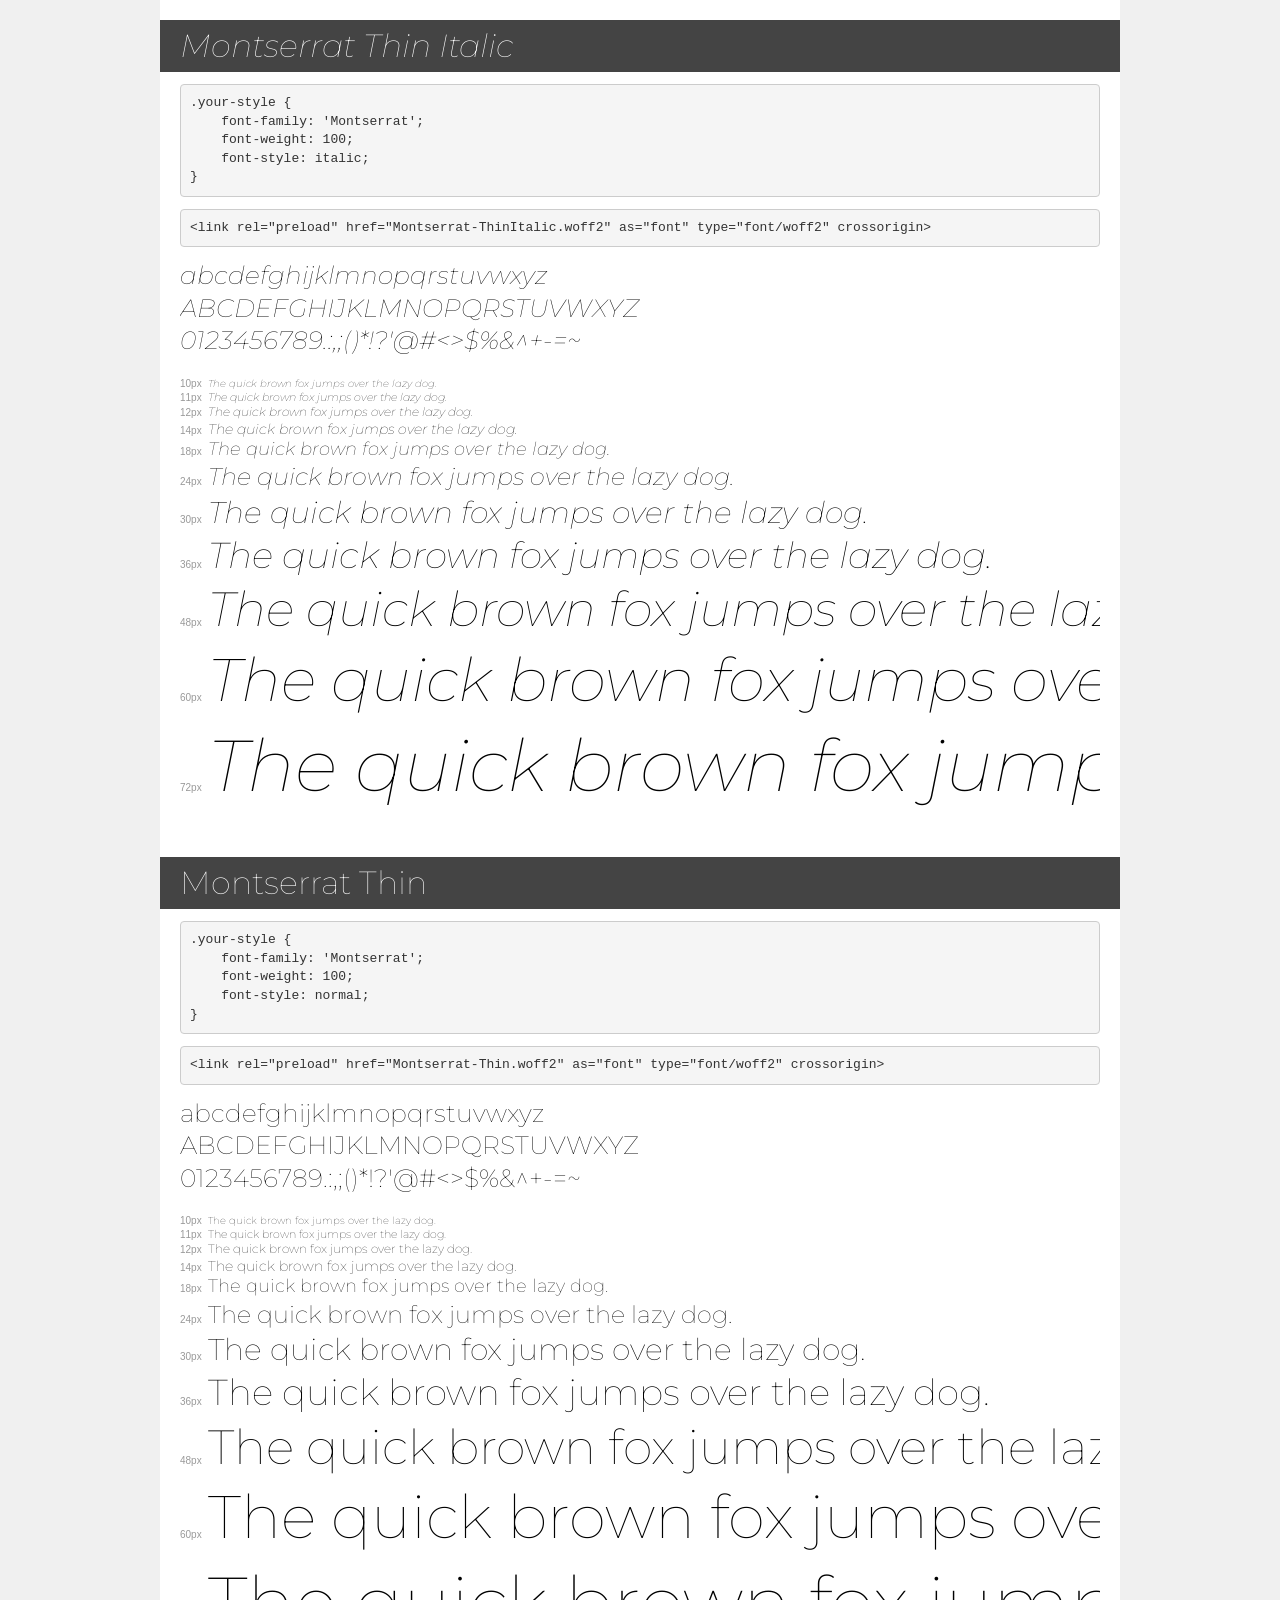
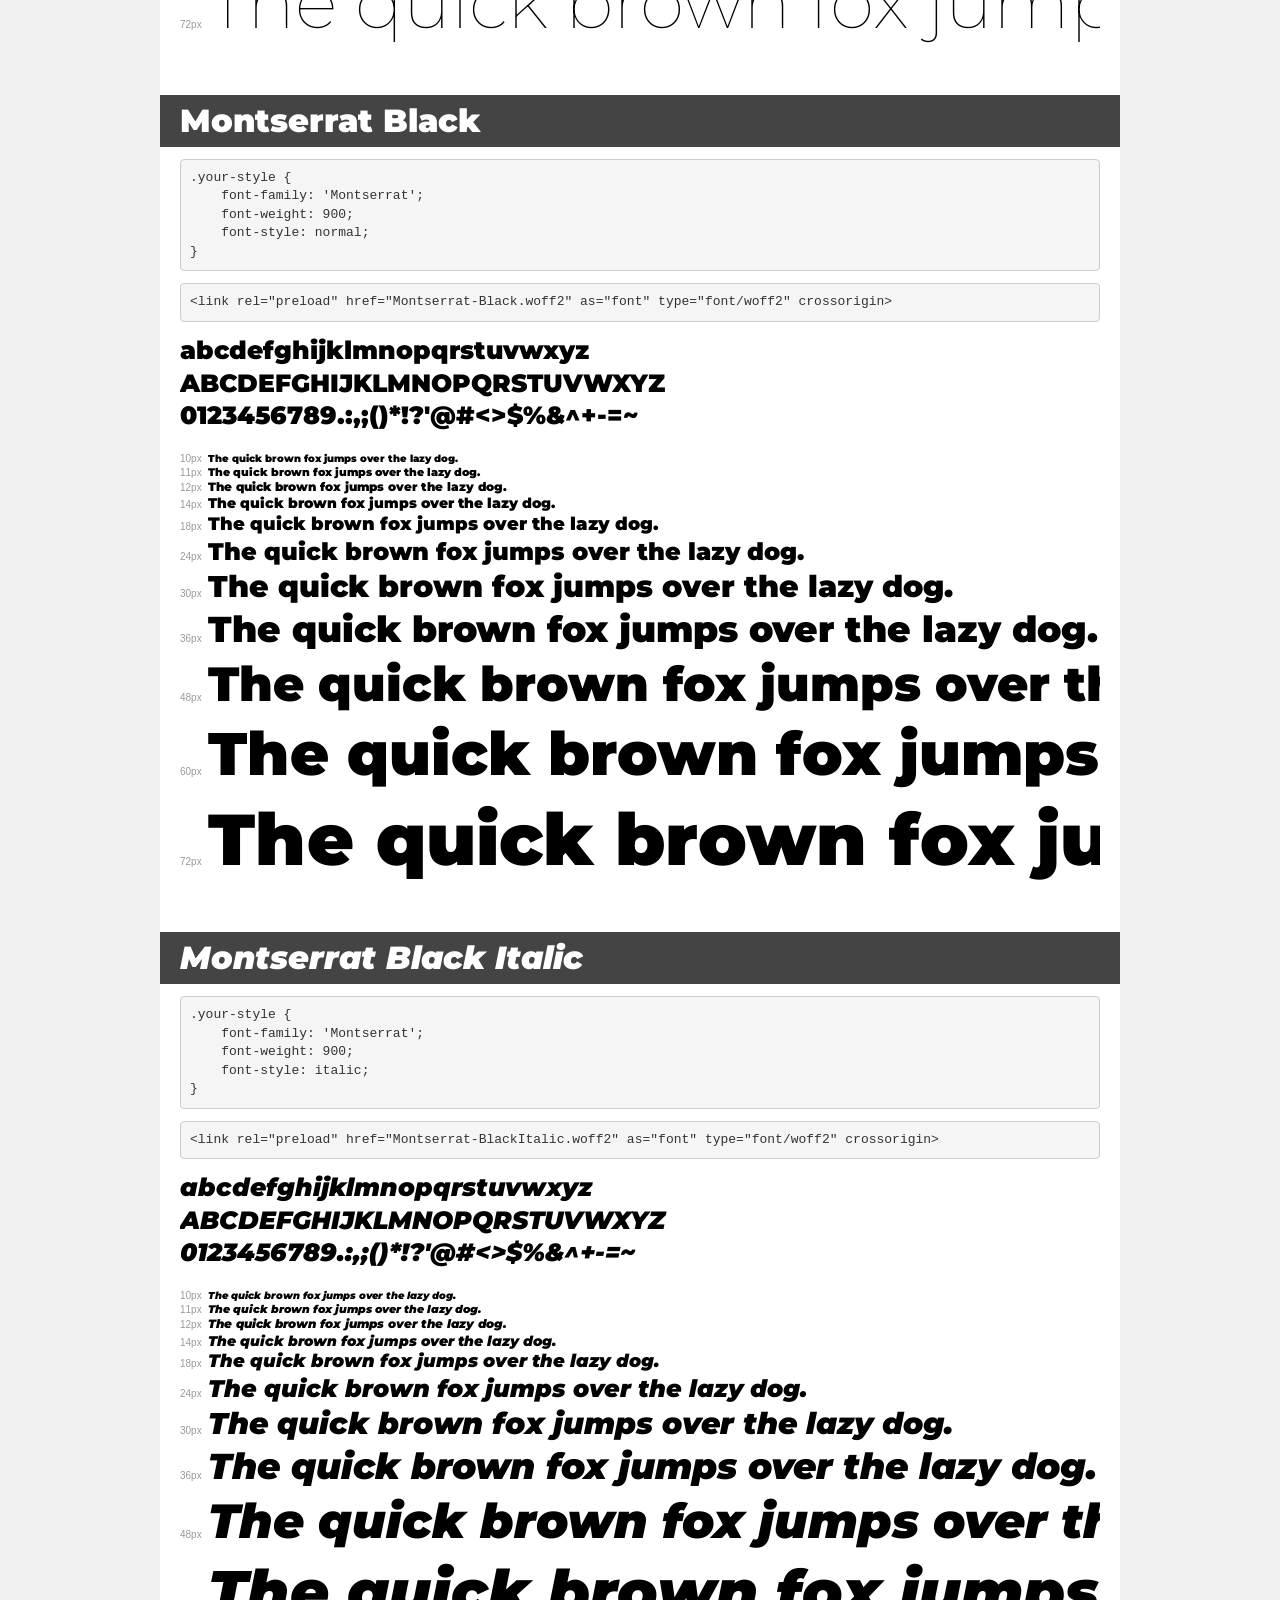
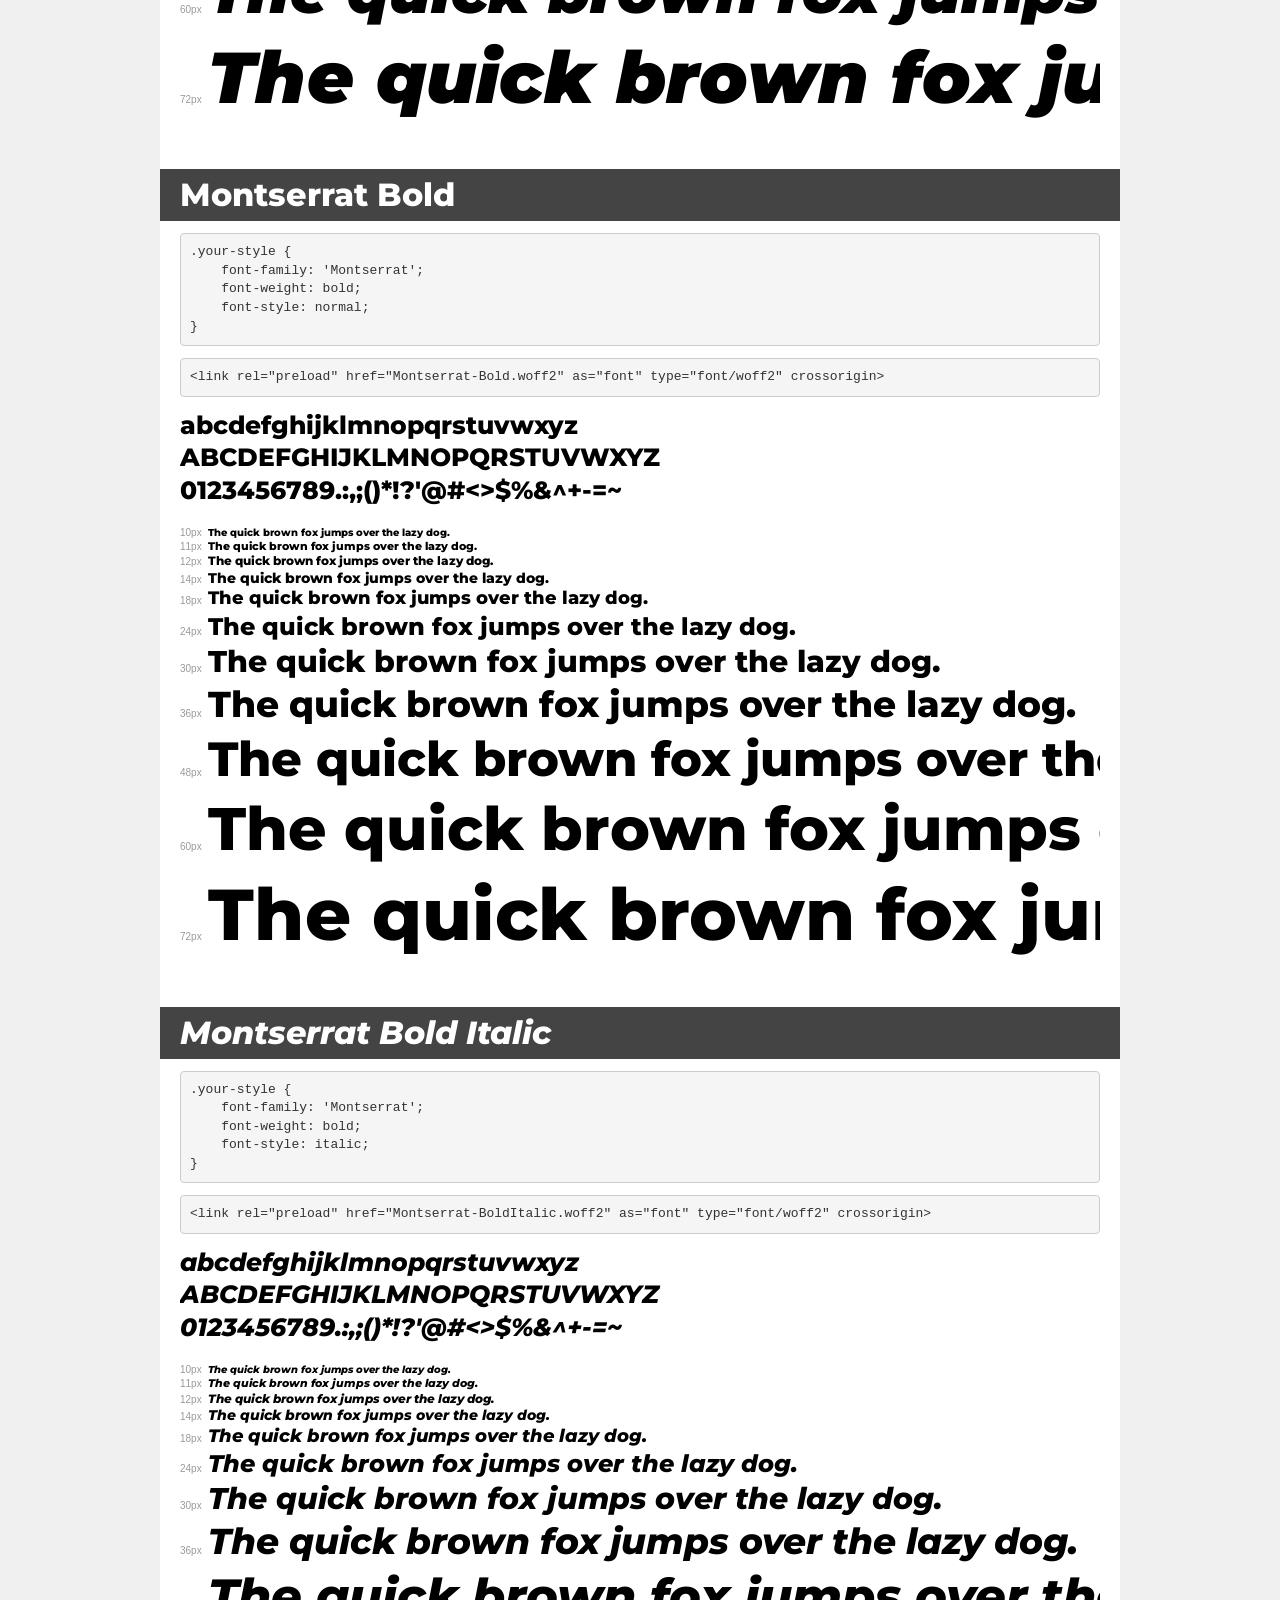
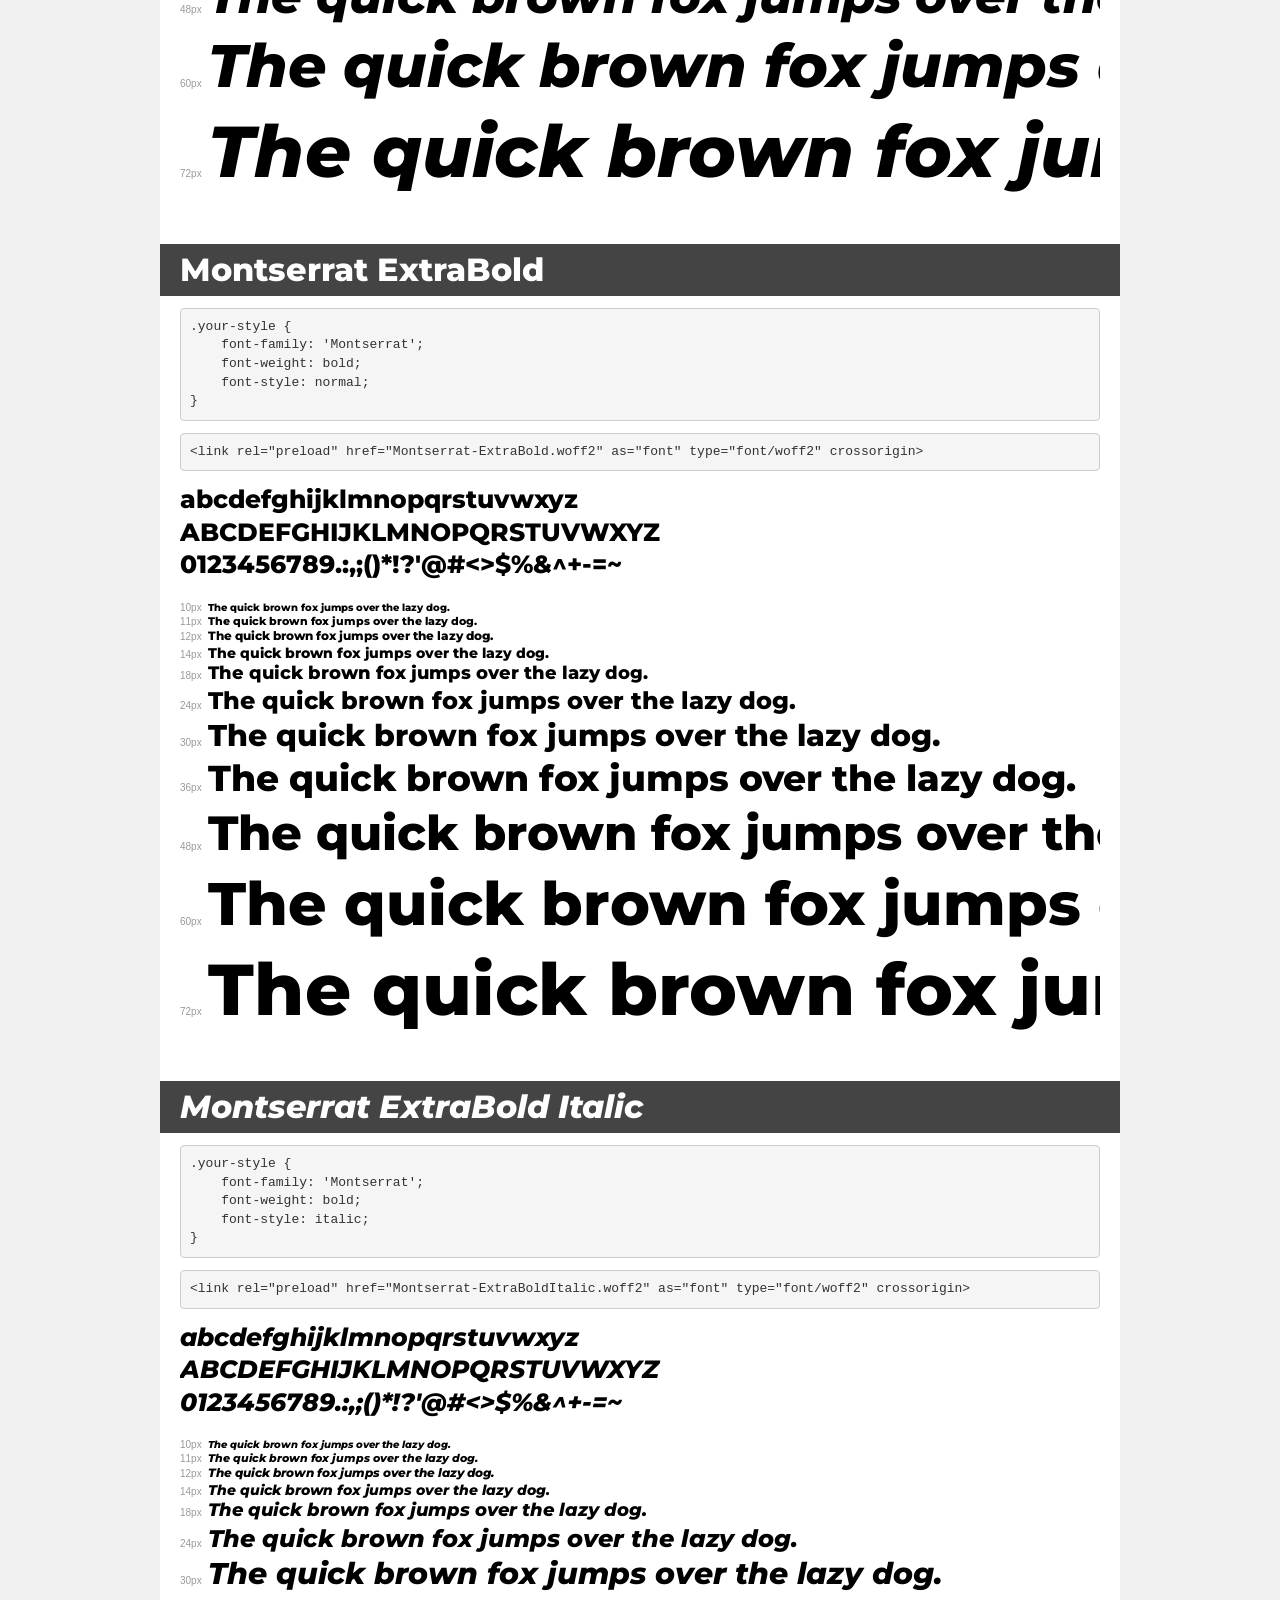
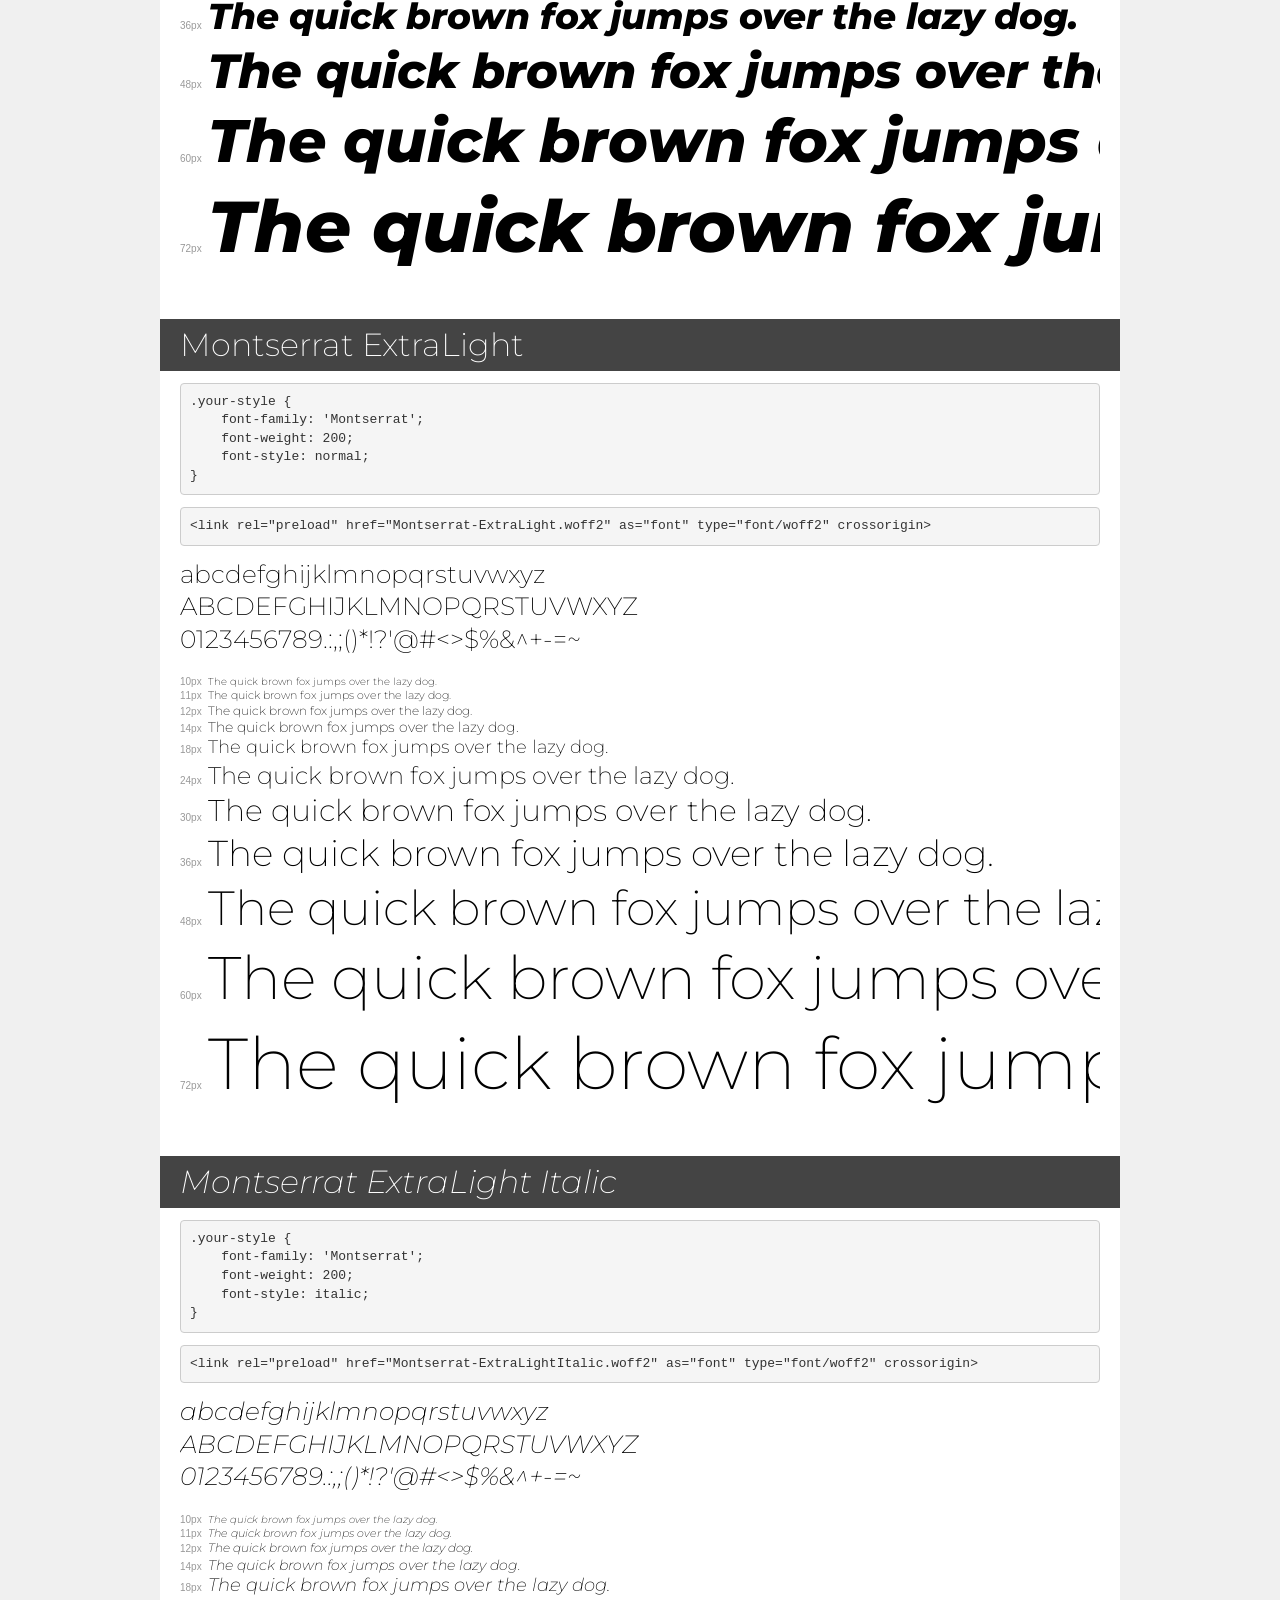
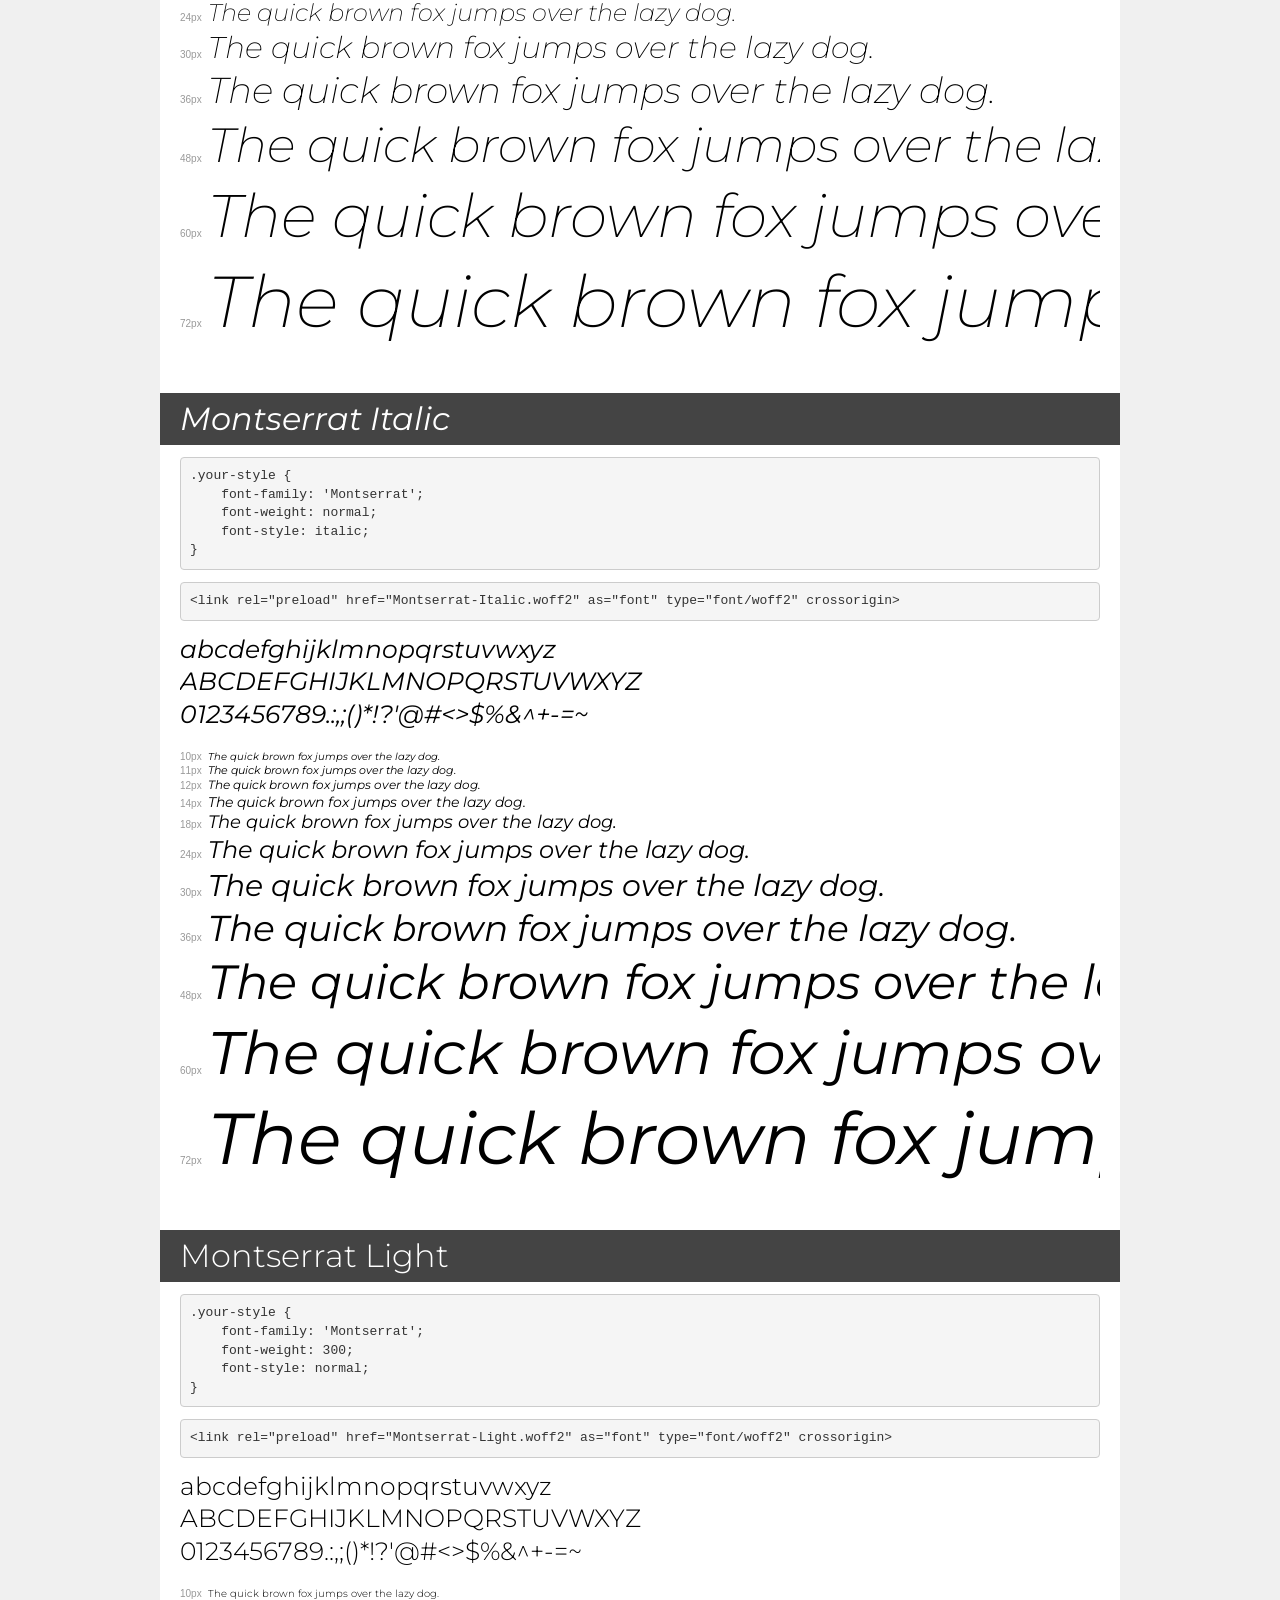
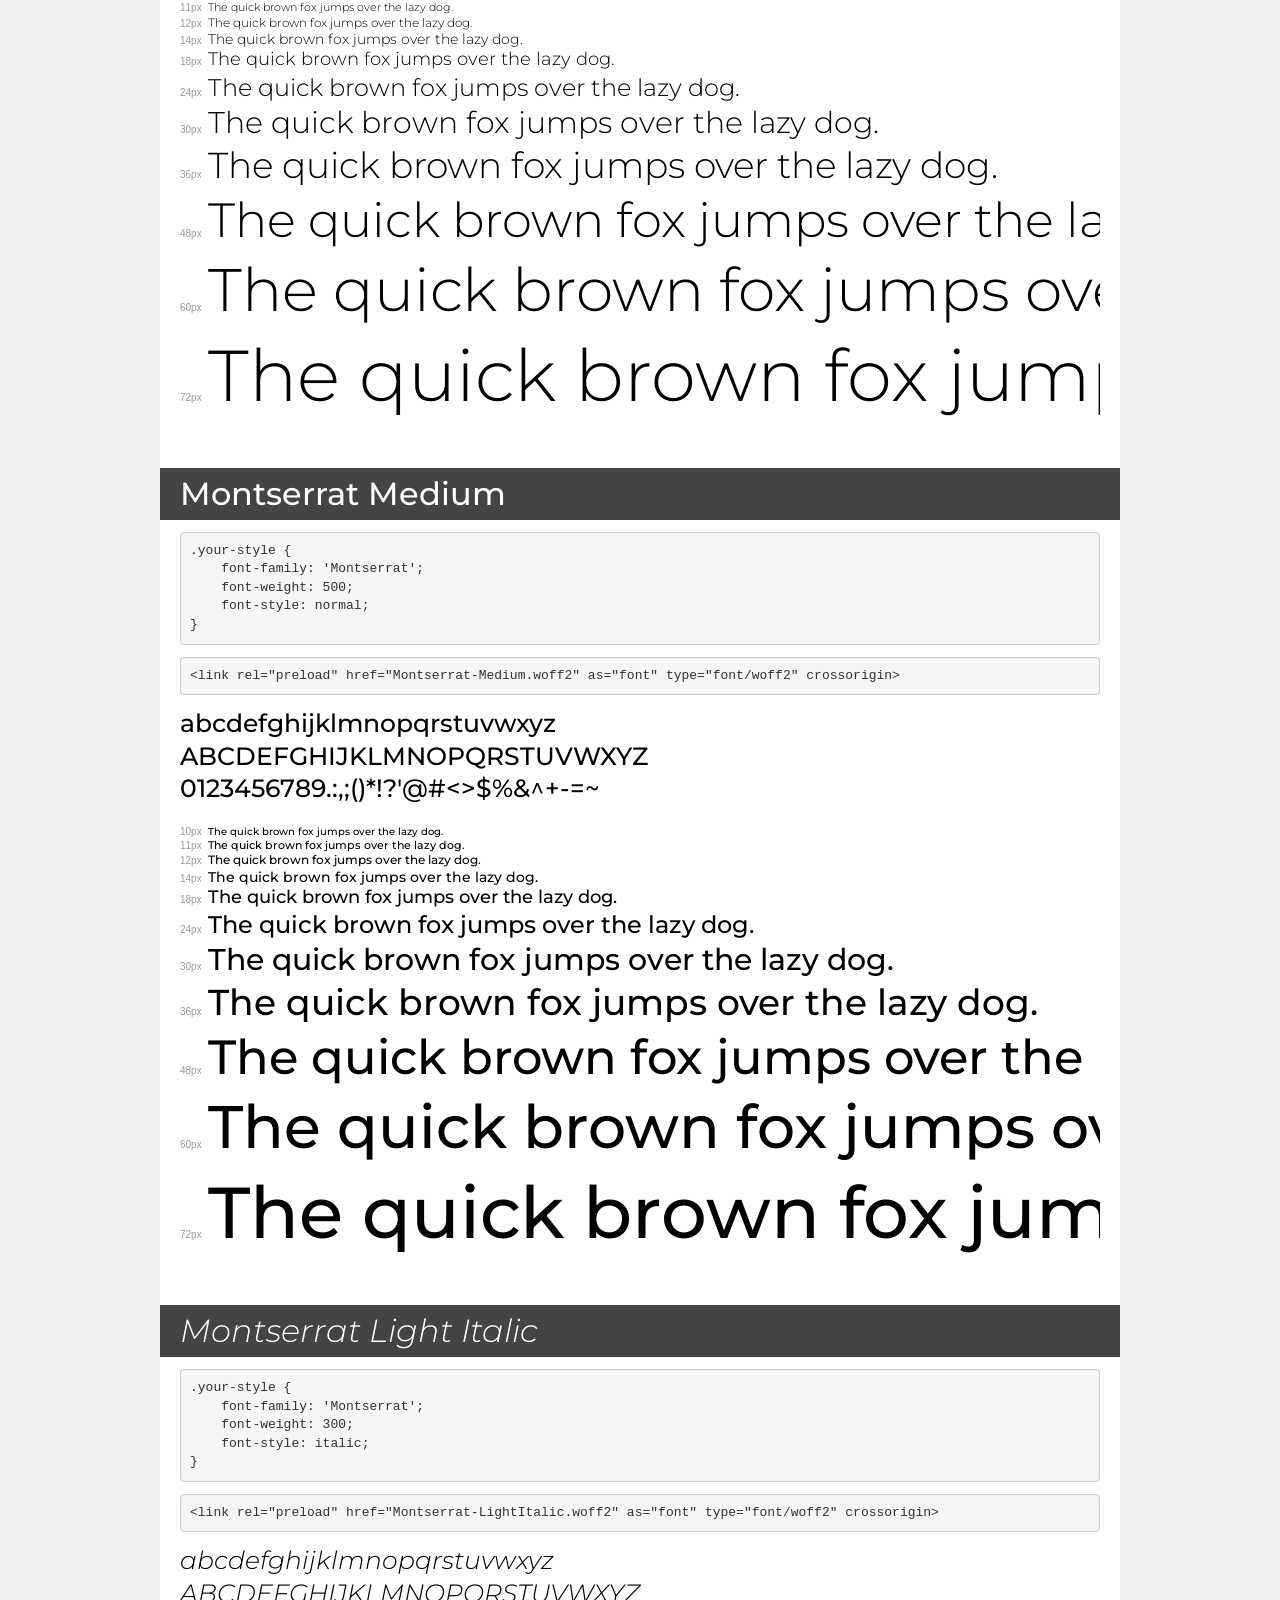
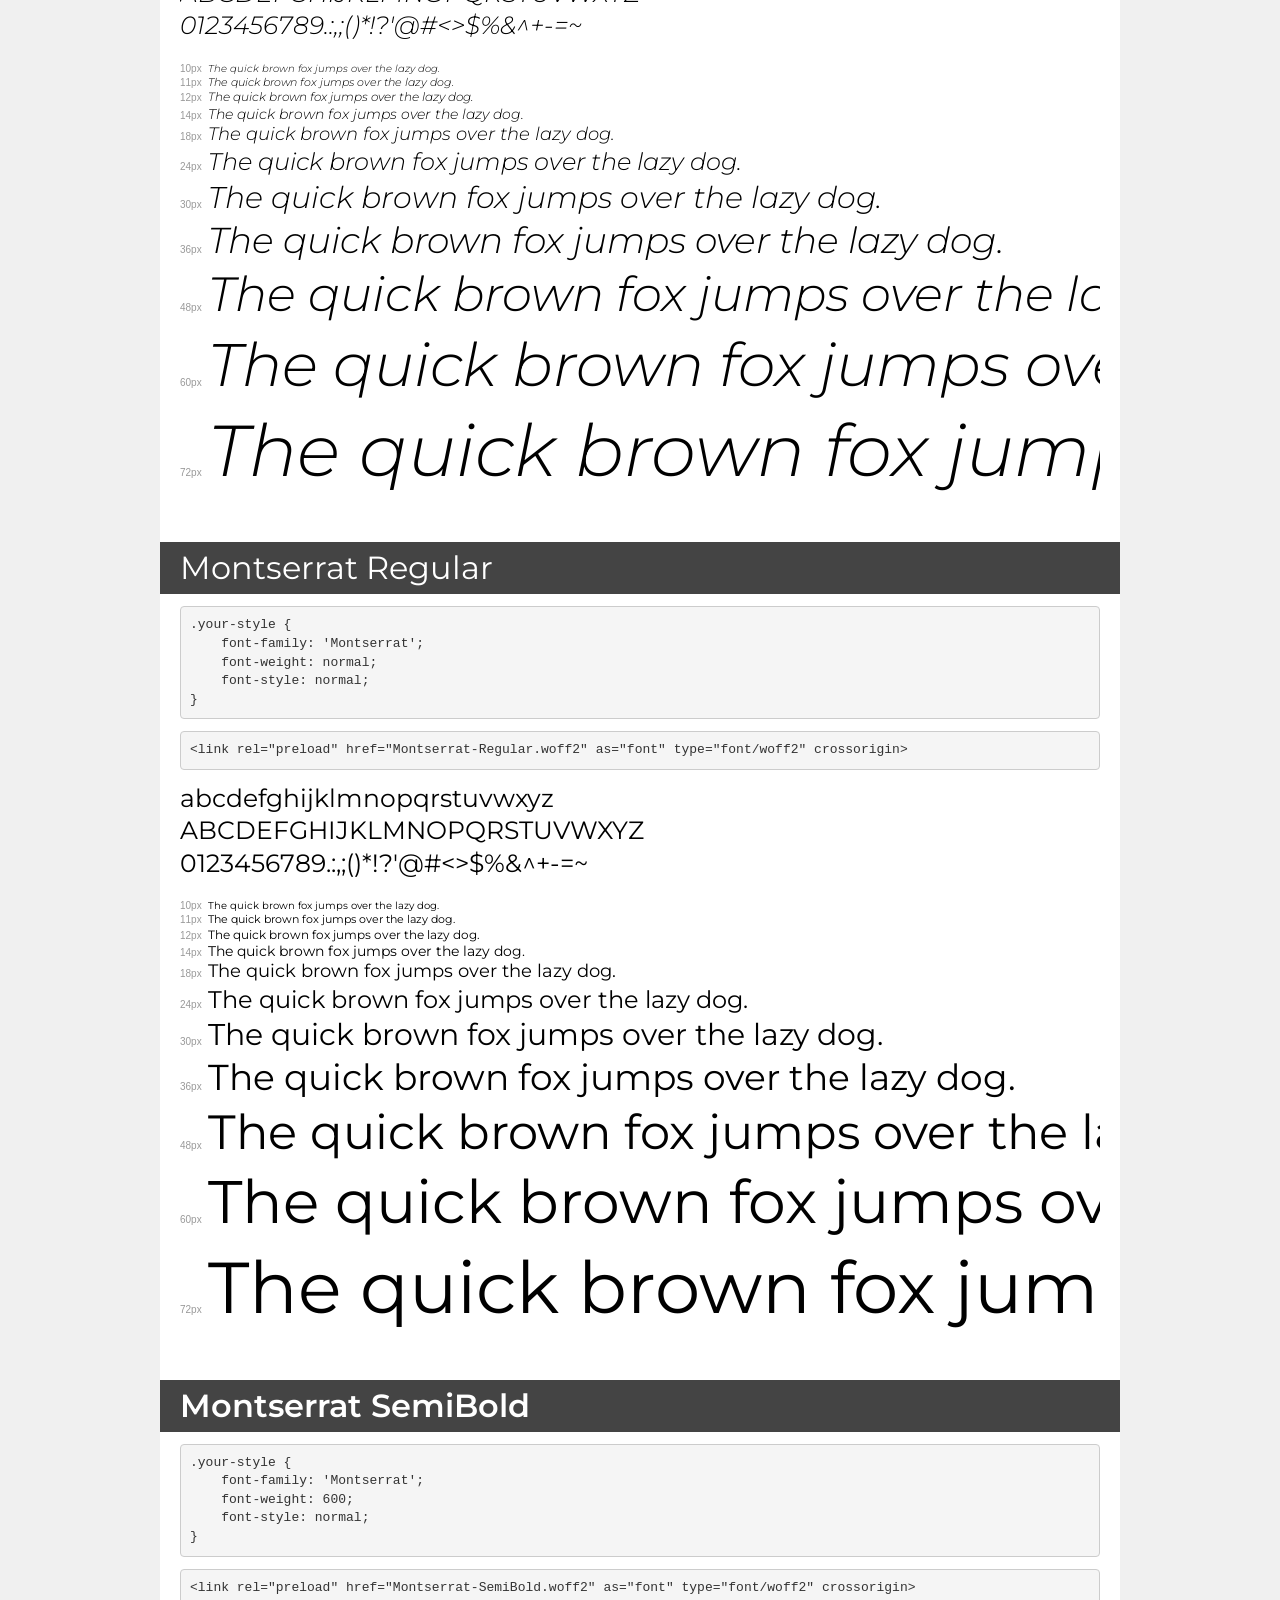
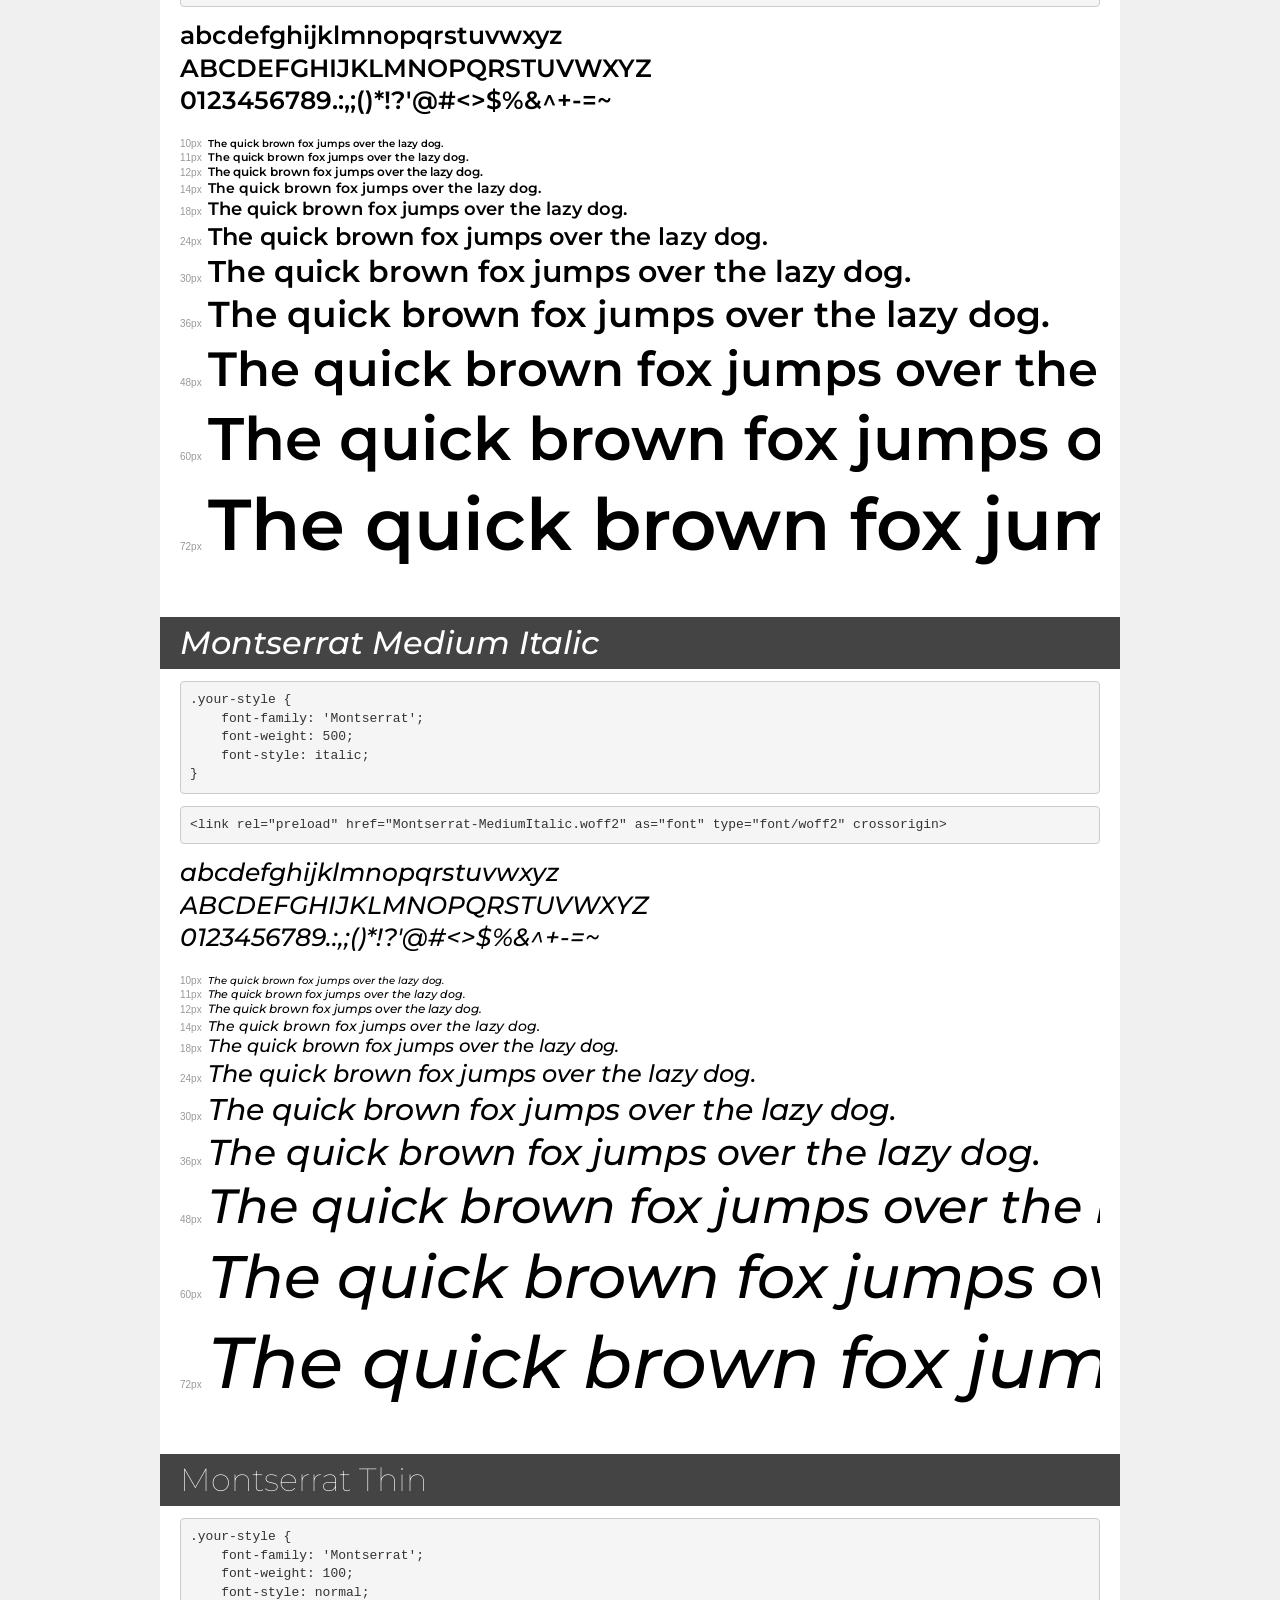
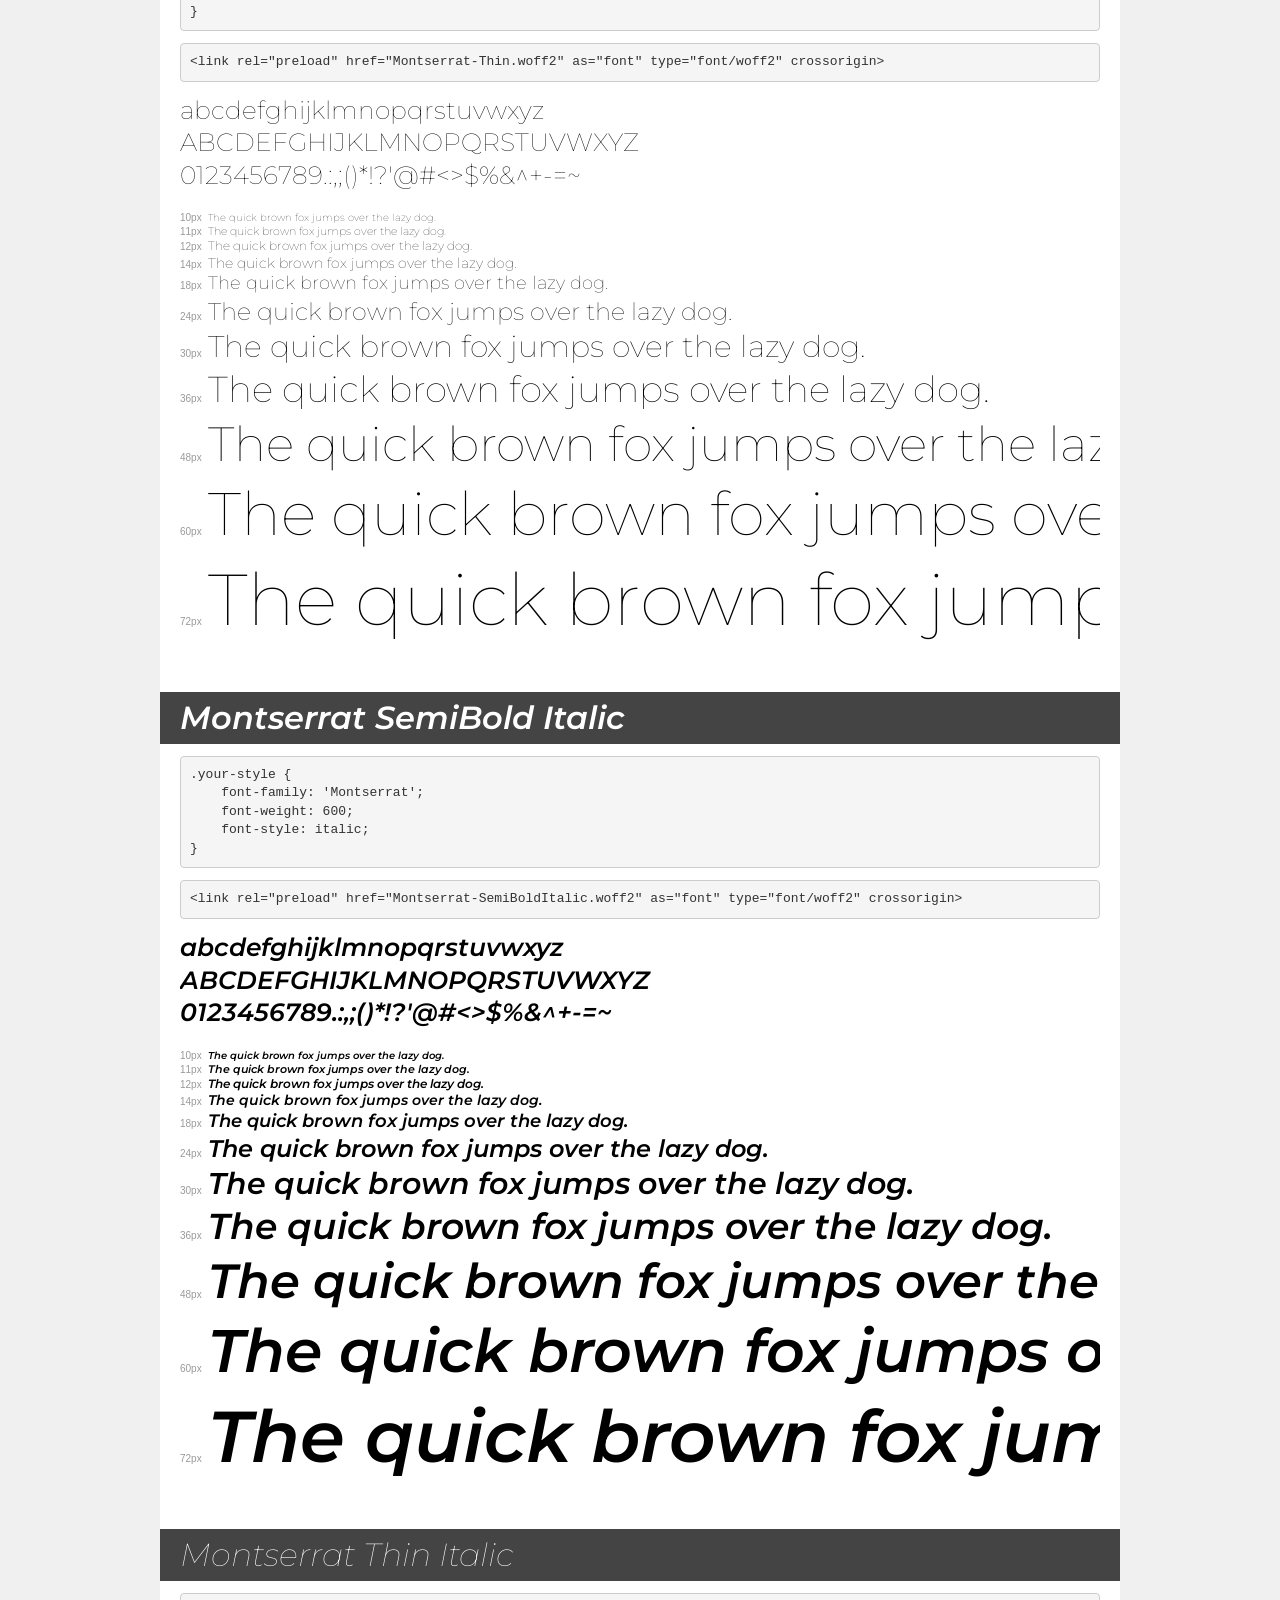
<file: font/Montserrat/demo.html>
<!DOCTYPE html>
<html lang="en">
<head>
    <meta charset="utf-8">
    <meta http-equiv="X-UA-Compatible" content="IE=edge">
    <meta name="viewport" content="width=device-width, initial-scale=1">
    <meta name="robots" content="noindex, noarchive">
    <meta name="format-detection" content="telephone=no">
    <title>Transfonter demo</title>
    <link href="stylesheet.css" rel="stylesheet">
    <style>
        /*
        http://meyerweb.com/eric/tools/css/reset/
        v2.0 | 20110126
        License: none (public domain)
        */
        html, body, div, span, applet, object, iframe,
        h1, h2, h3, h4, h5, h6, p, blockquote, pre,
        a, abbr, acronym, address, big, cite, code,
        del, dfn, em, img, ins, kbd, q, s, samp,
        small, strike, strong, sub, sup, tt, var,
        b, u, i, center,
        dl, dt, dd, ol, ul, li,
        fieldset, form, label, legend,
        table, caption, tbody, tfoot, thead, tr, th, td,
        article, aside, canvas, details, embed,
        figure, figcaption, footer, header, hgroup,
        menu, nav, output, ruby, section, summary,
        time, mark, audio, video {
            margin: 0;
            padding: 0;
            border: 0;
            font-size: 100%;
            font: inherit;
            vertical-align: baseline;
        }
        /* HTML5 display-role reset for older browsers */
        article, aside, details, figcaption, figure,
        footer, header, hgroup, menu, nav, section {
            display: block;
        }
        body {
            line-height: 1;
        }
        ol, ul {
            list-style: none;
        }
        blockquote, q {
            quotes: none;
        }
        blockquote:before, blockquote:after,
        q:before, q:after {
            content: '';
            content: none;
        }
        table {
            border-collapse: collapse;
            border-spacing: 0;
        }
        /* demo styles */
        body {
            background: #f0f0f0;
            color: #000;
        }
        .page {
            background: #fff;
            width: 920px;
            margin: 0 auto;
            padding: 20px 20px 0 20px;
            overflow: hidden;
        }
        .font-container {
            overflow-x: auto;
            overflow-y: hidden;
            margin-bottom: 40px;
            line-height: 1.3;
            white-space: nowrap;
            padding-bottom: 5px;
        }
        h1 {
            position: relative;
            background: #444;
            font-size: 32px;
            color: #fff;
            padding: 10px 20px;
            margin: 0 -20px 12px -20px;
        }
        .letters {
            font-size: 25px;
            margin-bottom: 20px;
        }
        .s10:before {
            content: '10px';
        }
        .s11:before {
            content: '11px';
        }
        .s12:before {
            content: '12px';
        }
        .s14:before {
            content: '14px';
        }
        .s18:before {
            content: '18px';
        }
        .s24:before {
            content: '24px';
        }
        .s30:before {
            content: '30px';
        }
        .s36:before {
            content: '36px';
        }
        .s48:before {
            content: '48px';
        }
        .s60:before {
            content: '60px';
        }
        .s72:before {
            content: '72px';
        }
        .s10:before, .s11:before, .s12:before, .s14:before,
        .s18:before, .s24:before, .s30:before, .s36:before,
        .s48:before, .s60:before, .s72:before {
            font-family: Arial, sans-serif;
            font-size: 10px;
            font-weight: normal;
            font-style: normal;
            color: #999;
            padding-right: 6px;
        }
        pre {
            display: block;
            padding: 9px;
            margin: 0 0 12px;
            font-family: Monaco, Menlo, Consolas, "Courier New", monospace;
            font-size: 13px;
            line-height: 1.428571429;
            color: #333;
            font-weight: normal;
            font-style: normal;
            background-color: #f5f5f5;
            border: 1px solid #ccc;
            overflow-x: auto;
            border-radius: 4px;
        }
        /* responsive */
        @media (max-width: 959px) {
            .page {
                width: auto;
                margin: 0;
            }
        }
    </style>
</head>
<body>
<div class="page">
    <div class="demo">
        <h1 style="font-family: 'Montserrat'; font-weight: 100; font-style: italic;">Montserrat Thin Italic</h1>
        <pre title="Usage">.your-style {
    font-family: 'Montserrat';
    font-weight: 100;
    font-style: italic;
}</pre>
        <pre title="Preload (optional)">
&lt;link rel=&quot;preload&quot; href=&quot;Montserrat-ThinItalic.woff2&quot; as=&quot;font&quot; type=&quot;font/woff2&quot; crossorigin&gt;</pre>
        <div class="font-container" style="font-family: 'Montserrat'; font-weight: 100; font-style: italic;">
            <p class="letters">
                abcdefghijklmnopqrstuvwxyz<br>
ABCDEFGHIJKLMNOPQRSTUVWXYZ<br>
                0123456789.:,;()*!?'@#&lt;&gt;$%&^+-=~
            </p>
            <p class="s10" style="font-size: 10px;">The quick brown fox jumps over the lazy dog.</p>
            <p class="s11" style="font-size: 11px;">The quick brown fox jumps over the lazy dog.</p>
            <p class="s12" style="font-size: 12px;">The quick brown fox jumps over the lazy dog.</p>
            <p class="s14" style="font-size: 14px;">The quick brown fox jumps over the lazy dog.</p>
            <p class="s18" style="font-size: 18px;">The quick brown fox jumps over the lazy dog.</p>
            <p class="s24" style="font-size: 24px;">The quick brown fox jumps over the lazy dog.</p>
            <p class="s30" style="font-size: 30px;">The quick brown fox jumps over the lazy dog.</p>
            <p class="s36" style="font-size: 36px;">The quick brown fox jumps over the lazy dog.</p>
            <p class="s48" style="font-size: 48px;">The quick brown fox jumps over the lazy dog.</p>
            <p class="s60" style="font-size: 60px;">The quick brown fox jumps over the lazy dog.</p>
            <p class="s72" style="font-size: 72px;">The quick brown fox jumps over the lazy dog.</p>
        </div>
    </div>

    <div class="demo">
        <h1 style="font-family: 'Montserrat'; font-weight: 100; font-style: normal;">Montserrat Thin</h1>
        <pre title="Usage">.your-style {
    font-family: 'Montserrat';
    font-weight: 100;
    font-style: normal;
}</pre>
        <pre title="Preload (optional)">
&lt;link rel=&quot;preload&quot; href=&quot;Montserrat-Thin.woff2&quot; as=&quot;font&quot; type=&quot;font/woff2&quot; crossorigin&gt;</pre>
        <div class="font-container" style="font-family: 'Montserrat'; font-weight: 100; font-style: normal;">
            <p class="letters">
                abcdefghijklmnopqrstuvwxyz<br>
ABCDEFGHIJKLMNOPQRSTUVWXYZ<br>
                0123456789.:,;()*!?'@#&lt;&gt;$%&^+-=~
            </p>
            <p class="s10" style="font-size: 10px;">The quick brown fox jumps over the lazy dog.</p>
            <p class="s11" style="font-size: 11px;">The quick brown fox jumps over the lazy dog.</p>
            <p class="s12" style="font-size: 12px;">The quick brown fox jumps over the lazy dog.</p>
            <p class="s14" style="font-size: 14px;">The quick brown fox jumps over the lazy dog.</p>
            <p class="s18" style="font-size: 18px;">The quick brown fox jumps over the lazy dog.</p>
            <p class="s24" style="font-size: 24px;">The quick brown fox jumps over the lazy dog.</p>
            <p class="s30" style="font-size: 30px;">The quick brown fox jumps over the lazy dog.</p>
            <p class="s36" style="font-size: 36px;">The quick brown fox jumps over the lazy dog.</p>
            <p class="s48" style="font-size: 48px;">The quick brown fox jumps over the lazy dog.</p>
            <p class="s60" style="font-size: 60px;">The quick brown fox jumps over the lazy dog.</p>
            <p class="s72" style="font-size: 72px;">The quick brown fox jumps over the lazy dog.</p>
        </div>
    </div>

    <div class="demo">
        <h1 style="font-family: 'Montserrat'; font-weight: 900; font-style: normal;">Montserrat Black</h1>
        <pre title="Usage">.your-style {
    font-family: 'Montserrat';
    font-weight: 900;
    font-style: normal;
}</pre>
        <pre title="Preload (optional)">
&lt;link rel=&quot;preload&quot; href=&quot;Montserrat-Black.woff2&quot; as=&quot;font&quot; type=&quot;font/woff2&quot; crossorigin&gt;</pre>
        <div class="font-container" style="font-family: 'Montserrat'; font-weight: 900; font-style: normal;">
            <p class="letters">
                abcdefghijklmnopqrstuvwxyz<br>
ABCDEFGHIJKLMNOPQRSTUVWXYZ<br>
                0123456789.:,;()*!?'@#&lt;&gt;$%&^+-=~
            </p>
            <p class="s10" style="font-size: 10px;">The quick brown fox jumps over the lazy dog.</p>
            <p class="s11" style="font-size: 11px;">The quick brown fox jumps over the lazy dog.</p>
            <p class="s12" style="font-size: 12px;">The quick brown fox jumps over the lazy dog.</p>
            <p class="s14" style="font-size: 14px;">The quick brown fox jumps over the lazy dog.</p>
            <p class="s18" style="font-size: 18px;">The quick brown fox jumps over the lazy dog.</p>
            <p class="s24" style="font-size: 24px;">The quick brown fox jumps over the lazy dog.</p>
            <p class="s30" style="font-size: 30px;">The quick brown fox jumps over the lazy dog.</p>
            <p class="s36" style="font-size: 36px;">The quick brown fox jumps over the lazy dog.</p>
            <p class="s48" style="font-size: 48px;">The quick brown fox jumps over the lazy dog.</p>
            <p class="s60" style="font-size: 60px;">The quick brown fox jumps over the lazy dog.</p>
            <p class="s72" style="font-size: 72px;">The quick brown fox jumps over the lazy dog.</p>
        </div>
    </div>

    <div class="demo">
        <h1 style="font-family: 'Montserrat'; font-weight: 900; font-style: italic;">Montserrat Black Italic</h1>
        <pre title="Usage">.your-style {
    font-family: 'Montserrat';
    font-weight: 900;
    font-style: italic;
}</pre>
        <pre title="Preload (optional)">
&lt;link rel=&quot;preload&quot; href=&quot;Montserrat-BlackItalic.woff2&quot; as=&quot;font&quot; type=&quot;font/woff2&quot; crossorigin&gt;</pre>
        <div class="font-container" style="font-family: 'Montserrat'; font-weight: 900; font-style: italic;">
            <p class="letters">
                abcdefghijklmnopqrstuvwxyz<br>
ABCDEFGHIJKLMNOPQRSTUVWXYZ<br>
                0123456789.:,;()*!?'@#&lt;&gt;$%&^+-=~
            </p>
            <p class="s10" style="font-size: 10px;">The quick brown fox jumps over the lazy dog.</p>
            <p class="s11" style="font-size: 11px;">The quick brown fox jumps over the lazy dog.</p>
            <p class="s12" style="font-size: 12px;">The quick brown fox jumps over the lazy dog.</p>
            <p class="s14" style="font-size: 14px;">The quick brown fox jumps over the lazy dog.</p>
            <p class="s18" style="font-size: 18px;">The quick brown fox jumps over the lazy dog.</p>
            <p class="s24" style="font-size: 24px;">The quick brown fox jumps over the lazy dog.</p>
            <p class="s30" style="font-size: 30px;">The quick brown fox jumps over the lazy dog.</p>
            <p class="s36" style="font-size: 36px;">The quick brown fox jumps over the lazy dog.</p>
            <p class="s48" style="font-size: 48px;">The quick brown fox jumps over the lazy dog.</p>
            <p class="s60" style="font-size: 60px;">The quick brown fox jumps over the lazy dog.</p>
            <p class="s72" style="font-size: 72px;">The quick brown fox jumps over the lazy dog.</p>
        </div>
    </div>

    <div class="demo">
        <h1 style="font-family: 'Montserrat'; font-weight: bold; font-style: normal;">Montserrat Bold</h1>
        <pre title="Usage">.your-style {
    font-family: 'Montserrat';
    font-weight: bold;
    font-style: normal;
}</pre>
        <pre title="Preload (optional)">
&lt;link rel=&quot;preload&quot; href=&quot;Montserrat-Bold.woff2&quot; as=&quot;font&quot; type=&quot;font/woff2&quot; crossorigin&gt;</pre>
        <div class="font-container" style="font-family: 'Montserrat'; font-weight: bold; font-style: normal;">
            <p class="letters">
                abcdefghijklmnopqrstuvwxyz<br>
ABCDEFGHIJKLMNOPQRSTUVWXYZ<br>
                0123456789.:,;()*!?'@#&lt;&gt;$%&^+-=~
            </p>
            <p class="s10" style="font-size: 10px;">The quick brown fox jumps over the lazy dog.</p>
            <p class="s11" style="font-size: 11px;">The quick brown fox jumps over the lazy dog.</p>
            <p class="s12" style="font-size: 12px;">The quick brown fox jumps over the lazy dog.</p>
            <p class="s14" style="font-size: 14px;">The quick brown fox jumps over the lazy dog.</p>
            <p class="s18" style="font-size: 18px;">The quick brown fox jumps over the lazy dog.</p>
            <p class="s24" style="font-size: 24px;">The quick brown fox jumps over the lazy dog.</p>
            <p class="s30" style="font-size: 30px;">The quick brown fox jumps over the lazy dog.</p>
            <p class="s36" style="font-size: 36px;">The quick brown fox jumps over the lazy dog.</p>
            <p class="s48" style="font-size: 48px;">The quick brown fox jumps over the lazy dog.</p>
            <p class="s60" style="font-size: 60px;">The quick brown fox jumps over the lazy dog.</p>
            <p class="s72" style="font-size: 72px;">The quick brown fox jumps over the lazy dog.</p>
        </div>
    </div>

    <div class="demo">
        <h1 style="font-family: 'Montserrat'; font-weight: bold; font-style: italic;">Montserrat Bold Italic</h1>
        <pre title="Usage">.your-style {
    font-family: 'Montserrat';
    font-weight: bold;
    font-style: italic;
}</pre>
        <pre title="Preload (optional)">
&lt;link rel=&quot;preload&quot; href=&quot;Montserrat-BoldItalic.woff2&quot; as=&quot;font&quot; type=&quot;font/woff2&quot; crossorigin&gt;</pre>
        <div class="font-container" style="font-family: 'Montserrat'; font-weight: bold; font-style: italic;">
            <p class="letters">
                abcdefghijklmnopqrstuvwxyz<br>
ABCDEFGHIJKLMNOPQRSTUVWXYZ<br>
                0123456789.:,;()*!?'@#&lt;&gt;$%&^+-=~
            </p>
            <p class="s10" style="font-size: 10px;">The quick brown fox jumps over the lazy dog.</p>
            <p class="s11" style="font-size: 11px;">The quick brown fox jumps over the lazy dog.</p>
            <p class="s12" style="font-size: 12px;">The quick brown fox jumps over the lazy dog.</p>
            <p class="s14" style="font-size: 14px;">The quick brown fox jumps over the lazy dog.</p>
            <p class="s18" style="font-size: 18px;">The quick brown fox jumps over the lazy dog.</p>
            <p class="s24" style="font-size: 24px;">The quick brown fox jumps over the lazy dog.</p>
            <p class="s30" style="font-size: 30px;">The quick brown fox jumps over the lazy dog.</p>
            <p class="s36" style="font-size: 36px;">The quick brown fox jumps over the lazy dog.</p>
            <p class="s48" style="font-size: 48px;">The quick brown fox jumps over the lazy dog.</p>
            <p class="s60" style="font-size: 60px;">The quick brown fox jumps over the lazy dog.</p>
            <p class="s72" style="font-size: 72px;">The quick brown fox jumps over the lazy dog.</p>
        </div>
    </div>

    <div class="demo">
        <h1 style="font-family: 'Montserrat'; font-weight: bold; font-style: normal;">Montserrat ExtraBold</h1>
        <pre title="Usage">.your-style {
    font-family: 'Montserrat';
    font-weight: bold;
    font-style: normal;
}</pre>
        <pre title="Preload (optional)">
&lt;link rel=&quot;preload&quot; href=&quot;Montserrat-ExtraBold.woff2&quot; as=&quot;font&quot; type=&quot;font/woff2&quot; crossorigin&gt;</pre>
        <div class="font-container" style="font-family: 'Montserrat'; font-weight: bold; font-style: normal;">
            <p class="letters">
                abcdefghijklmnopqrstuvwxyz<br>
ABCDEFGHIJKLMNOPQRSTUVWXYZ<br>
                0123456789.:,;()*!?'@#&lt;&gt;$%&^+-=~
            </p>
            <p class="s10" style="font-size: 10px;">The quick brown fox jumps over the lazy dog.</p>
            <p class="s11" style="font-size: 11px;">The quick brown fox jumps over the lazy dog.</p>
            <p class="s12" style="font-size: 12px;">The quick brown fox jumps over the lazy dog.</p>
            <p class="s14" style="font-size: 14px;">The quick brown fox jumps over the lazy dog.</p>
            <p class="s18" style="font-size: 18px;">The quick brown fox jumps over the lazy dog.</p>
            <p class="s24" style="font-size: 24px;">The quick brown fox jumps over the lazy dog.</p>
            <p class="s30" style="font-size: 30px;">The quick brown fox jumps over the lazy dog.</p>
            <p class="s36" style="font-size: 36px;">The quick brown fox jumps over the lazy dog.</p>
            <p class="s48" style="font-size: 48px;">The quick brown fox jumps over the lazy dog.</p>
            <p class="s60" style="font-size: 60px;">The quick brown fox jumps over the lazy dog.</p>
            <p class="s72" style="font-size: 72px;">The quick brown fox jumps over the lazy dog.</p>
        </div>
    </div>

    <div class="demo">
        <h1 style="font-family: 'Montserrat'; font-weight: bold; font-style: italic;">Montserrat ExtraBold Italic</h1>
        <pre title="Usage">.your-style {
    font-family: 'Montserrat';
    font-weight: bold;
    font-style: italic;
}</pre>
        <pre title="Preload (optional)">
&lt;link rel=&quot;preload&quot; href=&quot;Montserrat-ExtraBoldItalic.woff2&quot; as=&quot;font&quot; type=&quot;font/woff2&quot; crossorigin&gt;</pre>
        <div class="font-container" style="font-family: 'Montserrat'; font-weight: bold; font-style: italic;">
            <p class="letters">
                abcdefghijklmnopqrstuvwxyz<br>
ABCDEFGHIJKLMNOPQRSTUVWXYZ<br>
                0123456789.:,;()*!?'@#&lt;&gt;$%&^+-=~
            </p>
            <p class="s10" style="font-size: 10px;">The quick brown fox jumps over the lazy dog.</p>
            <p class="s11" style="font-size: 11px;">The quick brown fox jumps over the lazy dog.</p>
            <p class="s12" style="font-size: 12px;">The quick brown fox jumps over the lazy dog.</p>
            <p class="s14" style="font-size: 14px;">The quick brown fox jumps over the lazy dog.</p>
            <p class="s18" style="font-size: 18px;">The quick brown fox jumps over the lazy dog.</p>
            <p class="s24" style="font-size: 24px;">The quick brown fox jumps over the lazy dog.</p>
            <p class="s30" style="font-size: 30px;">The quick brown fox jumps over the lazy dog.</p>
            <p class="s36" style="font-size: 36px;">The quick brown fox jumps over the lazy dog.</p>
            <p class="s48" style="font-size: 48px;">The quick brown fox jumps over the lazy dog.</p>
            <p class="s60" style="font-size: 60px;">The quick brown fox jumps over the lazy dog.</p>
            <p class="s72" style="font-size: 72px;">The quick brown fox jumps over the lazy dog.</p>
        </div>
    </div>

    <div class="demo">
        <h1 style="font-family: 'Montserrat'; font-weight: 200; font-style: normal;">Montserrat ExtraLight</h1>
        <pre title="Usage">.your-style {
    font-family: 'Montserrat';
    font-weight: 200;
    font-style: normal;
}</pre>
        <pre title="Preload (optional)">
&lt;link rel=&quot;preload&quot; href=&quot;Montserrat-ExtraLight.woff2&quot; as=&quot;font&quot; type=&quot;font/woff2&quot; crossorigin&gt;</pre>
        <div class="font-container" style="font-family: 'Montserrat'; font-weight: 200; font-style: normal;">
            <p class="letters">
                abcdefghijklmnopqrstuvwxyz<br>
ABCDEFGHIJKLMNOPQRSTUVWXYZ<br>
                0123456789.:,;()*!?'@#&lt;&gt;$%&^+-=~
            </p>
            <p class="s10" style="font-size: 10px;">The quick brown fox jumps over the lazy dog.</p>
            <p class="s11" style="font-size: 11px;">The quick brown fox jumps over the lazy dog.</p>
            <p class="s12" style="font-size: 12px;">The quick brown fox jumps over the lazy dog.</p>
            <p class="s14" style="font-size: 14px;">The quick brown fox jumps over the lazy dog.</p>
            <p class="s18" style="font-size: 18px;">The quick brown fox jumps over the lazy dog.</p>
            <p class="s24" style="font-size: 24px;">The quick brown fox jumps over the lazy dog.</p>
            <p class="s30" style="font-size: 30px;">The quick brown fox jumps over the lazy dog.</p>
            <p class="s36" style="font-size: 36px;">The quick brown fox jumps over the lazy dog.</p>
            <p class="s48" style="font-size: 48px;">The quick brown fox jumps over the lazy dog.</p>
            <p class="s60" style="font-size: 60px;">The quick brown fox jumps over the lazy dog.</p>
            <p class="s72" style="font-size: 72px;">The quick brown fox jumps over the lazy dog.</p>
        </div>
    </div>

    <div class="demo">
        <h1 style="font-family: 'Montserrat'; font-weight: 200; font-style: italic;">Montserrat ExtraLight Italic</h1>
        <pre title="Usage">.your-style {
    font-family: 'Montserrat';
    font-weight: 200;
    font-style: italic;
}</pre>
        <pre title="Preload (optional)">
&lt;link rel=&quot;preload&quot; href=&quot;Montserrat-ExtraLightItalic.woff2&quot; as=&quot;font&quot; type=&quot;font/woff2&quot; crossorigin&gt;</pre>
        <div class="font-container" style="font-family: 'Montserrat'; font-weight: 200; font-style: italic;">
            <p class="letters">
                abcdefghijklmnopqrstuvwxyz<br>
ABCDEFGHIJKLMNOPQRSTUVWXYZ<br>
                0123456789.:,;()*!?'@#&lt;&gt;$%&^+-=~
            </p>
            <p class="s10" style="font-size: 10px;">The quick brown fox jumps over the lazy dog.</p>
            <p class="s11" style="font-size: 11px;">The quick brown fox jumps over the lazy dog.</p>
            <p class="s12" style="font-size: 12px;">The quick brown fox jumps over the lazy dog.</p>
            <p class="s14" style="font-size: 14px;">The quick brown fox jumps over the lazy dog.</p>
            <p class="s18" style="font-size: 18px;">The quick brown fox jumps over the lazy dog.</p>
            <p class="s24" style="font-size: 24px;">The quick brown fox jumps over the lazy dog.</p>
            <p class="s30" style="font-size: 30px;">The quick brown fox jumps over the lazy dog.</p>
            <p class="s36" style="font-size: 36px;">The quick brown fox jumps over the lazy dog.</p>
            <p class="s48" style="font-size: 48px;">The quick brown fox jumps over the lazy dog.</p>
            <p class="s60" style="font-size: 60px;">The quick brown fox jumps over the lazy dog.</p>
            <p class="s72" style="font-size: 72px;">The quick brown fox jumps over the lazy dog.</p>
        </div>
    </div>

    <div class="demo">
        <h1 style="font-family: 'Montserrat'; font-weight: normal; font-style: italic;">Montserrat Italic</h1>
        <pre title="Usage">.your-style {
    font-family: 'Montserrat';
    font-weight: normal;
    font-style: italic;
}</pre>
        <pre title="Preload (optional)">
&lt;link rel=&quot;preload&quot; href=&quot;Montserrat-Italic.woff2&quot; as=&quot;font&quot; type=&quot;font/woff2&quot; crossorigin&gt;</pre>
        <div class="font-container" style="font-family: 'Montserrat'; font-weight: normal; font-style: italic;">
            <p class="letters">
                abcdefghijklmnopqrstuvwxyz<br>
ABCDEFGHIJKLMNOPQRSTUVWXYZ<br>
                0123456789.:,;()*!?'@#&lt;&gt;$%&^+-=~
            </p>
            <p class="s10" style="font-size: 10px;">The quick brown fox jumps over the lazy dog.</p>
            <p class="s11" style="font-size: 11px;">The quick brown fox jumps over the lazy dog.</p>
            <p class="s12" style="font-size: 12px;">The quick brown fox jumps over the lazy dog.</p>
            <p class="s14" style="font-size: 14px;">The quick brown fox jumps over the lazy dog.</p>
            <p class="s18" style="font-size: 18px;">The quick brown fox jumps over the lazy dog.</p>
            <p class="s24" style="font-size: 24px;">The quick brown fox jumps over the lazy dog.</p>
            <p class="s30" style="font-size: 30px;">The quick brown fox jumps over the lazy dog.</p>
            <p class="s36" style="font-size: 36px;">The quick brown fox jumps over the lazy dog.</p>
            <p class="s48" style="font-size: 48px;">The quick brown fox jumps over the lazy dog.</p>
            <p class="s60" style="font-size: 60px;">The quick brown fox jumps over the lazy dog.</p>
            <p class="s72" style="font-size: 72px;">The quick brown fox jumps over the lazy dog.</p>
        </div>
    </div>

    <div class="demo">
        <h1 style="font-family: 'Montserrat'; font-weight: 300; font-style: normal;">Montserrat Light</h1>
        <pre title="Usage">.your-style {
    font-family: 'Montserrat';
    font-weight: 300;
    font-style: normal;
}</pre>
        <pre title="Preload (optional)">
&lt;link rel=&quot;preload&quot; href=&quot;Montserrat-Light.woff2&quot; as=&quot;font&quot; type=&quot;font/woff2&quot; crossorigin&gt;</pre>
        <div class="font-container" style="font-family: 'Montserrat'; font-weight: 300; font-style: normal;">
            <p class="letters">
                abcdefghijklmnopqrstuvwxyz<br>
ABCDEFGHIJKLMNOPQRSTUVWXYZ<br>
                0123456789.:,;()*!?'@#&lt;&gt;$%&^+-=~
            </p>
            <p class="s10" style="font-size: 10px;">The quick brown fox jumps over the lazy dog.</p>
            <p class="s11" style="font-size: 11px;">The quick brown fox jumps over the lazy dog.</p>
            <p class="s12" style="font-size: 12px;">The quick brown fox jumps over the lazy dog.</p>
            <p class="s14" style="font-size: 14px;">The quick brown fox jumps over the lazy dog.</p>
            <p class="s18" style="font-size: 18px;">The quick brown fox jumps over the lazy dog.</p>
            <p class="s24" style="font-size: 24px;">The quick brown fox jumps over the lazy dog.</p>
            <p class="s30" style="font-size: 30px;">The quick brown fox jumps over the lazy dog.</p>
            <p class="s36" style="font-size: 36px;">The quick brown fox jumps over the lazy dog.</p>
            <p class="s48" style="font-size: 48px;">The quick brown fox jumps over the lazy dog.</p>
            <p class="s60" style="font-size: 60px;">The quick brown fox jumps over the lazy dog.</p>
            <p class="s72" style="font-size: 72px;">The quick brown fox jumps over the lazy dog.</p>
        </div>
    </div>

    <div class="demo">
        <h1 style="font-family: 'Montserrat'; font-weight: 500; font-style: normal;">Montserrat Medium</h1>
        <pre title="Usage">.your-style {
    font-family: 'Montserrat';
    font-weight: 500;
    font-style: normal;
}</pre>
        <pre title="Preload (optional)">
&lt;link rel=&quot;preload&quot; href=&quot;Montserrat-Medium.woff2&quot; as=&quot;font&quot; type=&quot;font/woff2&quot; crossorigin&gt;</pre>
        <div class="font-container" style="font-family: 'Montserrat'; font-weight: 500; font-style: normal;">
            <p class="letters">
                abcdefghijklmnopqrstuvwxyz<br>
ABCDEFGHIJKLMNOPQRSTUVWXYZ<br>
                0123456789.:,;()*!?'@#&lt;&gt;$%&^+-=~
            </p>
            <p class="s10" style="font-size: 10px;">The quick brown fox jumps over the lazy dog.</p>
            <p class="s11" style="font-size: 11px;">The quick brown fox jumps over the lazy dog.</p>
            <p class="s12" style="font-size: 12px;">The quick brown fox jumps over the lazy dog.</p>
            <p class="s14" style="font-size: 14px;">The quick brown fox jumps over the lazy dog.</p>
            <p class="s18" style="font-size: 18px;">The quick brown fox jumps over the lazy dog.</p>
            <p class="s24" style="font-size: 24px;">The quick brown fox jumps over the lazy dog.</p>
            <p class="s30" style="font-size: 30px;">The quick brown fox jumps over the lazy dog.</p>
            <p class="s36" style="font-size: 36px;">The quick brown fox jumps over the lazy dog.</p>
            <p class="s48" style="font-size: 48px;">The quick brown fox jumps over the lazy dog.</p>
            <p class="s60" style="font-size: 60px;">The quick brown fox jumps over the lazy dog.</p>
            <p class="s72" style="font-size: 72px;">The quick brown fox jumps over the lazy dog.</p>
        </div>
    </div>

    <div class="demo">
        <h1 style="font-family: 'Montserrat'; font-weight: 300; font-style: italic;">Montserrat Light Italic</h1>
        <pre title="Usage">.your-style {
    font-family: 'Montserrat';
    font-weight: 300;
    font-style: italic;
}</pre>
        <pre title="Preload (optional)">
&lt;link rel=&quot;preload&quot; href=&quot;Montserrat-LightItalic.woff2&quot; as=&quot;font&quot; type=&quot;font/woff2&quot; crossorigin&gt;</pre>
        <div class="font-container" style="font-family: 'Montserrat'; font-weight: 300; font-style: italic;">
            <p class="letters">
                abcdefghijklmnopqrstuvwxyz<br>
ABCDEFGHIJKLMNOPQRSTUVWXYZ<br>
                0123456789.:,;()*!?'@#&lt;&gt;$%&^+-=~
            </p>
            <p class="s10" style="font-size: 10px;">The quick brown fox jumps over the lazy dog.</p>
            <p class="s11" style="font-size: 11px;">The quick brown fox jumps over the lazy dog.</p>
            <p class="s12" style="font-size: 12px;">The quick brown fox jumps over the lazy dog.</p>
            <p class="s14" style="font-size: 14px;">The quick brown fox jumps over the lazy dog.</p>
            <p class="s18" style="font-size: 18px;">The quick brown fox jumps over the lazy dog.</p>
            <p class="s24" style="font-size: 24px;">The quick brown fox jumps over the lazy dog.</p>
            <p class="s30" style="font-size: 30px;">The quick brown fox jumps over the lazy dog.</p>
            <p class="s36" style="font-size: 36px;">The quick brown fox jumps over the lazy dog.</p>
            <p class="s48" style="font-size: 48px;">The quick brown fox jumps over the lazy dog.</p>
            <p class="s60" style="font-size: 60px;">The quick brown fox jumps over the lazy dog.</p>
            <p class="s72" style="font-size: 72px;">The quick brown fox jumps over the lazy dog.</p>
        </div>
    </div>

    <div class="demo">
        <h1 style="font-family: 'Montserrat'; font-weight: normal; font-style: normal;">Montserrat Regular</h1>
        <pre title="Usage">.your-style {
    font-family: 'Montserrat';
    font-weight: normal;
    font-style: normal;
}</pre>
        <pre title="Preload (optional)">
&lt;link rel=&quot;preload&quot; href=&quot;Montserrat-Regular.woff2&quot; as=&quot;font&quot; type=&quot;font/woff2&quot; crossorigin&gt;</pre>
        <div class="font-container" style="font-family: 'Montserrat'; font-weight: normal; font-style: normal;">
            <p class="letters">
                abcdefghijklmnopqrstuvwxyz<br>
ABCDEFGHIJKLMNOPQRSTUVWXYZ<br>
                0123456789.:,;()*!?'@#&lt;&gt;$%&^+-=~
            </p>
            <p class="s10" style="font-size: 10px;">The quick brown fox jumps over the lazy dog.</p>
            <p class="s11" style="font-size: 11px;">The quick brown fox jumps over the lazy dog.</p>
            <p class="s12" style="font-size: 12px;">The quick brown fox jumps over the lazy dog.</p>
            <p class="s14" style="font-size: 14px;">The quick brown fox jumps over the lazy dog.</p>
            <p class="s18" style="font-size: 18px;">The quick brown fox jumps over the lazy dog.</p>
            <p class="s24" style="font-size: 24px;">The quick brown fox jumps over the lazy dog.</p>
            <p class="s30" style="font-size: 30px;">The quick brown fox jumps over the lazy dog.</p>
            <p class="s36" style="font-size: 36px;">The quick brown fox jumps over the lazy dog.</p>
            <p class="s48" style="font-size: 48px;">The quick brown fox jumps over the lazy dog.</p>
            <p class="s60" style="font-size: 60px;">The quick brown fox jumps over the lazy dog.</p>
            <p class="s72" style="font-size: 72px;">The quick brown fox jumps over the lazy dog.</p>
        </div>
    </div>

    <div class="demo">
        <h1 style="font-family: 'Montserrat'; font-weight: 600; font-style: normal;">Montserrat SemiBold</h1>
        <pre title="Usage">.your-style {
    font-family: 'Montserrat';
    font-weight: 600;
    font-style: normal;
}</pre>
        <pre title="Preload (optional)">
&lt;link rel=&quot;preload&quot; href=&quot;Montserrat-SemiBold.woff2&quot; as=&quot;font&quot; type=&quot;font/woff2&quot; crossorigin&gt;</pre>
        <div class="font-container" style="font-family: 'Montserrat'; font-weight: 600; font-style: normal;">
            <p class="letters">
                abcdefghijklmnopqrstuvwxyz<br>
ABCDEFGHIJKLMNOPQRSTUVWXYZ<br>
                0123456789.:,;()*!?'@#&lt;&gt;$%&^+-=~
            </p>
            <p class="s10" style="font-size: 10px;">The quick brown fox jumps over the lazy dog.</p>
            <p class="s11" style="font-size: 11px;">The quick brown fox jumps over the lazy dog.</p>
            <p class="s12" style="font-size: 12px;">The quick brown fox jumps over the lazy dog.</p>
            <p class="s14" style="font-size: 14px;">The quick brown fox jumps over the lazy dog.</p>
            <p class="s18" style="font-size: 18px;">The quick brown fox jumps over the lazy dog.</p>
            <p class="s24" style="font-size: 24px;">The quick brown fox jumps over the lazy dog.</p>
            <p class="s30" style="font-size: 30px;">The quick brown fox jumps over the lazy dog.</p>
            <p class="s36" style="font-size: 36px;">The quick brown fox jumps over the lazy dog.</p>
            <p class="s48" style="font-size: 48px;">The quick brown fox jumps over the lazy dog.</p>
            <p class="s60" style="font-size: 60px;">The quick brown fox jumps over the lazy dog.</p>
            <p class="s72" style="font-size: 72px;">The quick brown fox jumps over the lazy dog.</p>
        </div>
    </div>

    <div class="demo">
        <h1 style="font-family: 'Montserrat'; font-weight: 500; font-style: italic;">Montserrat Medium Italic</h1>
        <pre title="Usage">.your-style {
    font-family: 'Montserrat';
    font-weight: 500;
    font-style: italic;
}</pre>
        <pre title="Preload (optional)">
&lt;link rel=&quot;preload&quot; href=&quot;Montserrat-MediumItalic.woff2&quot; as=&quot;font&quot; type=&quot;font/woff2&quot; crossorigin&gt;</pre>
        <div class="font-container" style="font-family: 'Montserrat'; font-weight: 500; font-style: italic;">
            <p class="letters">
                abcdefghijklmnopqrstuvwxyz<br>
ABCDEFGHIJKLMNOPQRSTUVWXYZ<br>
                0123456789.:,;()*!?'@#&lt;&gt;$%&^+-=~
            </p>
            <p class="s10" style="font-size: 10px;">The quick brown fox jumps over the lazy dog.</p>
            <p class="s11" style="font-size: 11px;">The quick brown fox jumps over the lazy dog.</p>
            <p class="s12" style="font-size: 12px;">The quick brown fox jumps over the lazy dog.</p>
            <p class="s14" style="font-size: 14px;">The quick brown fox jumps over the lazy dog.</p>
            <p class="s18" style="font-size: 18px;">The quick brown fox jumps over the lazy dog.</p>
            <p class="s24" style="font-size: 24px;">The quick brown fox jumps over the lazy dog.</p>
            <p class="s30" style="font-size: 30px;">The quick brown fox jumps over the lazy dog.</p>
            <p class="s36" style="font-size: 36px;">The quick brown fox jumps over the lazy dog.</p>
            <p class="s48" style="font-size: 48px;">The quick brown fox jumps over the lazy dog.</p>
            <p class="s60" style="font-size: 60px;">The quick brown fox jumps over the lazy dog.</p>
            <p class="s72" style="font-size: 72px;">The quick brown fox jumps over the lazy dog.</p>
        </div>
    </div>

    <div class="demo">
        <h1 style="font-family: 'Montserrat'; font-weight: 100; font-style: normal;">Montserrat Thin</h1>
        <pre title="Usage">.your-style {
    font-family: 'Montserrat';
    font-weight: 100;
    font-style: normal;
}</pre>
        <pre title="Preload (optional)">
&lt;link rel=&quot;preload&quot; href=&quot;Montserrat-Thin.woff2&quot; as=&quot;font&quot; type=&quot;font/woff2&quot; crossorigin&gt;</pre>
        <div class="font-container" style="font-family: 'Montserrat'; font-weight: 100; font-style: normal;">
            <p class="letters">
                abcdefghijklmnopqrstuvwxyz<br>
ABCDEFGHIJKLMNOPQRSTUVWXYZ<br>
                0123456789.:,;()*!?'@#&lt;&gt;$%&^+-=~
            </p>
            <p class="s10" style="font-size: 10px;">The quick brown fox jumps over the lazy dog.</p>
            <p class="s11" style="font-size: 11px;">The quick brown fox jumps over the lazy dog.</p>
            <p class="s12" style="font-size: 12px;">The quick brown fox jumps over the lazy dog.</p>
            <p class="s14" style="font-size: 14px;">The quick brown fox jumps over the lazy dog.</p>
            <p class="s18" style="font-size: 18px;">The quick brown fox jumps over the lazy dog.</p>
            <p class="s24" style="font-size: 24px;">The quick brown fox jumps over the lazy dog.</p>
            <p class="s30" style="font-size: 30px;">The quick brown fox jumps over the lazy dog.</p>
            <p class="s36" style="font-size: 36px;">The quick brown fox jumps over the lazy dog.</p>
            <p class="s48" style="font-size: 48px;">The quick brown fox jumps over the lazy dog.</p>
            <p class="s60" style="font-size: 60px;">The quick brown fox jumps over the lazy dog.</p>
            <p class="s72" style="font-size: 72px;">The quick brown fox jumps over the lazy dog.</p>
        </div>
    </div>

    <div class="demo">
        <h1 style="font-family: 'Montserrat'; font-weight: 600; font-style: italic;">Montserrat SemiBold Italic</h1>
        <pre title="Usage">.your-style {
    font-family: 'Montserrat';
    font-weight: 600;
    font-style: italic;
}</pre>
        <pre title="Preload (optional)">
&lt;link rel=&quot;preload&quot; href=&quot;Montserrat-SemiBoldItalic.woff2&quot; as=&quot;font&quot; type=&quot;font/woff2&quot; crossorigin&gt;</pre>
        <div class="font-container" style="font-family: 'Montserrat'; font-weight: 600; font-style: italic;">
            <p class="letters">
                abcdefghijklmnopqrstuvwxyz<br>
ABCDEFGHIJKLMNOPQRSTUVWXYZ<br>
                0123456789.:,;()*!?'@#&lt;&gt;$%&^+-=~
            </p>
            <p class="s10" style="font-size: 10px;">The quick brown fox jumps over the lazy dog.</p>
            <p class="s11" style="font-size: 11px;">The quick brown fox jumps over the lazy dog.</p>
            <p class="s12" style="font-size: 12px;">The quick brown fox jumps over the lazy dog.</p>
            <p class="s14" style="font-size: 14px;">The quick brown fox jumps over the lazy dog.</p>
            <p class="s18" style="font-size: 18px;">The quick brown fox jumps over the lazy dog.</p>
            <p class="s24" style="font-size: 24px;">The quick brown fox jumps over the lazy dog.</p>
            <p class="s30" style="font-size: 30px;">The quick brown fox jumps over the lazy dog.</p>
            <p class="s36" style="font-size: 36px;">The quick brown fox jumps over the lazy dog.</p>
            <p class="s48" style="font-size: 48px;">The quick brown fox jumps over the lazy dog.</p>
            <p class="s60" style="font-size: 60px;">The quick brown fox jumps over the lazy dog.</p>
            <p class="s72" style="font-size: 72px;">The quick brown fox jumps over the lazy dog.</p>
        </div>
    </div>

    <div class="demo">
        <h1 style="font-family: 'Montserrat'; font-weight: 100; font-style: italic;">Montserrat Thin Italic</h1>
        <pre title="Usage">.your-style {
    font-family: 'Montserrat';
    font-weight: 100;
    font-style: italic;
}</pre>
        <pre title="Preload (optional)">
&lt;link rel=&quot;preload&quot; href=&quot;Montserrat-ThinItalic.woff2&quot; as=&quot;font&quot; type=&quot;font/woff2&quot; crossorigin&gt;</pre>
        <div class="font-container" style="font-family: 'Montserrat'; font-weight: 100; font-style: italic;">
            <p class="letters">
                abcdefghijklmnopqrstuvwxyz<br>
ABCDEFGHIJKLMNOPQRSTUVWXYZ<br>
                0123456789.:,;()*!?'@#&lt;&gt;$%&^+-=~
            </p>
            <p class="s10" style="font-size: 10px;">The quick brown fox jumps over the lazy dog.</p>
            <p class="s11" style="font-size: 11px;">The quick brown fox jumps over the lazy dog.</p>
            <p class="s12" style="font-size: 12px;">The quick brown fox jumps over the lazy dog.</p>
            <p class="s14" style="font-size: 14px;">The quick brown fox jumps over the lazy dog.</p>
            <p class="s18" style="font-size: 18px;">The quick brown fox jumps over the lazy dog.</p>
            <p class="s24" style="font-size: 24px;">The quick brown fox jumps over the lazy dog.</p>
            <p class="s30" style="font-size: 30px;">The quick brown fox jumps over the lazy dog.</p>
            <p class="s36" style="font-size: 36px;">The quick brown fox jumps over the lazy dog.</p>
            <p class="s48" style="font-size: 48px;">The quick brown fox jumps over the lazy dog.</p>
            <p class="s60" style="font-size: 60px;">The quick brown fox jumps over the lazy dog.</p>
            <p class="s72" style="font-size: 72px;">The quick brown fox jumps over the lazy dog.</p>
        </div>
    </div>

</div>
</body>
</html>
</file>
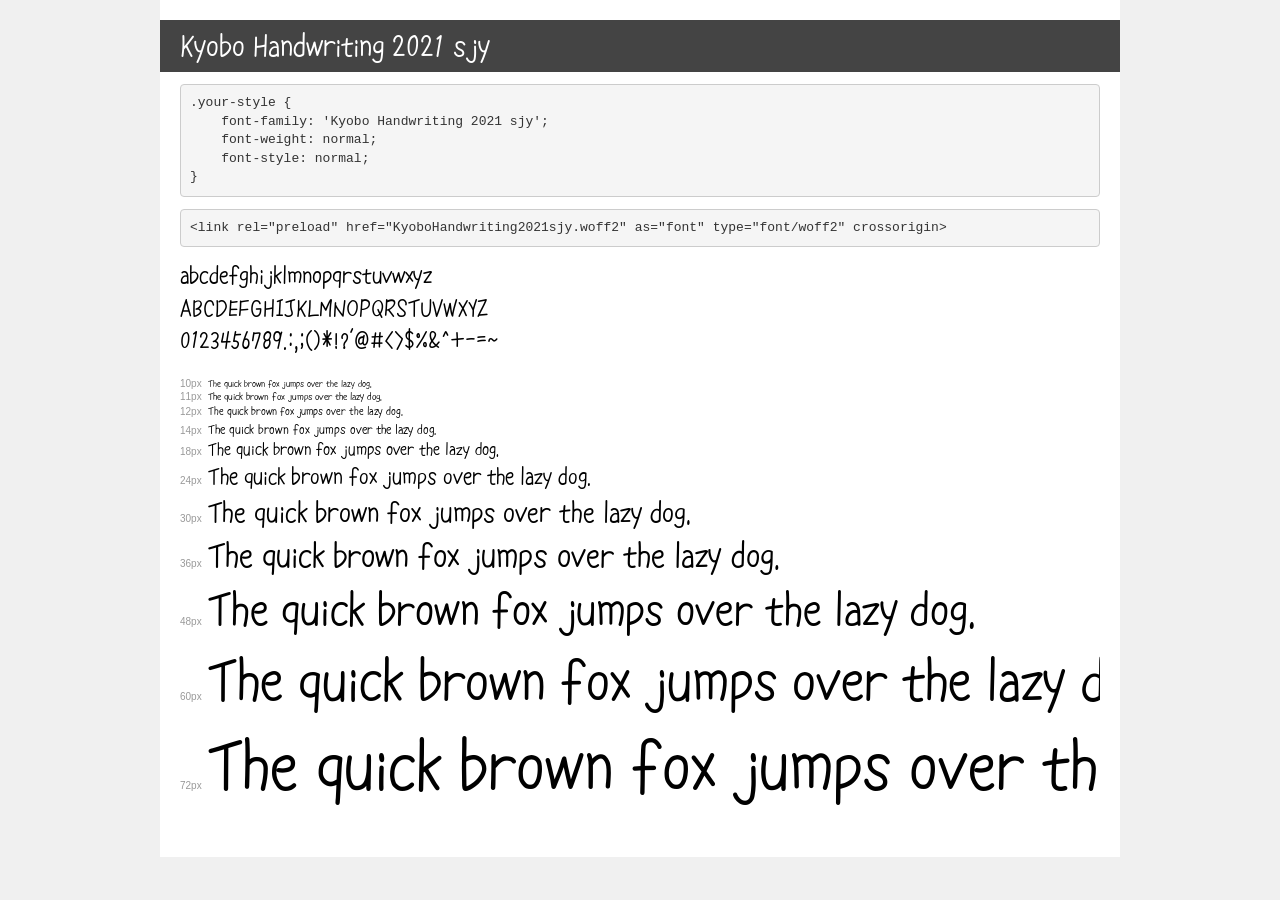
<file: font/손글씨_국문_교보2021/demo.html>
<!DOCTYPE html>
<html lang="en">
<head>
    <meta charset="utf-8">
    <meta http-equiv="X-UA-Compatible" content="IE=edge">
    <meta name="viewport" content="width=device-width, initial-scale=1">
    <meta name="robots" content="noindex, noarchive">
    <meta name="format-detection" content="telephone=no">
    <title>Transfonter demo</title>
    <link href="stylesheet.css" rel="stylesheet">
    <style>
        /*
        http://meyerweb.com/eric/tools/css/reset/
        v2.0 | 20110126
        License: none (public domain)
        */
        html, body, div, span, applet, object, iframe,
        h1, h2, h3, h4, h5, h6, p, blockquote, pre,
        a, abbr, acronym, address, big, cite, code,
        del, dfn, em, img, ins, kbd, q, s, samp,
        small, strike, strong, sub, sup, tt, var,
        b, u, i, center,
        dl, dt, dd, ol, ul, li,
        fieldset, form, label, legend,
        table, caption, tbody, tfoot, thead, tr, th, td,
        article, aside, canvas, details, embed,
        figure, figcaption, footer, header, hgroup,
        menu, nav, output, ruby, section, summary,
        time, mark, audio, video {
            margin: 0;
            padding: 0;
            border: 0;
            font-size: 100%;
            font: inherit;
            vertical-align: baseline;
        }
        /* HTML5 display-role reset for older browsers */
        article, aside, details, figcaption, figure,
        footer, header, hgroup, menu, nav, section {
            display: block;
        }
        body {
            line-height: 1;
        }
        ol, ul {
            list-style: none;
        }
        blockquote, q {
            quotes: none;
        }
        blockquote:before, blockquote:after,
        q:before, q:after {
            content: '';
            content: none;
        }
        table {
            border-collapse: collapse;
            border-spacing: 0;
        }
        /* demo styles */
        body {
            background: #f0f0f0;
            color: #000;
        }
        .page {
            background: #fff;
            width: 920px;
            margin: 0 auto;
            padding: 20px 20px 0 20px;
            overflow: hidden;
        }
        .font-container {
            overflow-x: auto;
            overflow-y: hidden;
            margin-bottom: 40px;
            line-height: 1.3;
            white-space: nowrap;
            padding-bottom: 5px;
        }
        h1 {
            position: relative;
            background: #444;
            font-size: 32px;
            color: #fff;
            padding: 10px 20px;
            margin: 0 -20px 12px -20px;
        }
        .letters {
            font-size: 25px;
            margin-bottom: 20px;
        }
        .s10:before {
            content: '10px';
        }
        .s11:before {
            content: '11px';
        }
        .s12:before {
            content: '12px';
        }
        .s14:before {
            content: '14px';
        }
        .s18:before {
            content: '18px';
        }
        .s24:before {
            content: '24px';
        }
        .s30:before {
            content: '30px';
        }
        .s36:before {
            content: '36px';
        }
        .s48:before {
            content: '48px';
        }
        .s60:before {
            content: '60px';
        }
        .s72:before {
            content: '72px';
        }
        .s10:before, .s11:before, .s12:before, .s14:before,
        .s18:before, .s24:before, .s30:before, .s36:before,
        .s48:before, .s60:before, .s72:before {
            font-family: Arial, sans-serif;
            font-size: 10px;
            font-weight: normal;
            font-style: normal;
            color: #999;
            padding-right: 6px;
        }
        pre {
            display: block;
            padding: 9px;
            margin: 0 0 12px;
            font-family: Monaco, Menlo, Consolas, "Courier New", monospace;
            font-size: 13px;
            line-height: 1.428571429;
            color: #333;
            font-weight: normal;
            font-style: normal;
            background-color: #f5f5f5;
            border: 1px solid #ccc;
            overflow-x: auto;
            border-radius: 4px;
        }
        /* responsive */
        @media (max-width: 959px) {
            .page {
                width: auto;
                margin: 0;
            }
        }
    </style>
</head>
<body>
<div class="page">
    <div class="demo">
        <h1 style="font-family: 'Kyobo Handwriting 2021 sjy'; font-weight: normal; font-style: normal;">Kyobo Handwriting 2021 sjy</h1>
        <pre title="Usage">.your-style {
    font-family: 'Kyobo Handwriting 2021 sjy';
    font-weight: normal;
    font-style: normal;
}</pre>
        <pre title="Preload (optional)">
&lt;link rel=&quot;preload&quot; href=&quot;KyoboHandwriting2021sjy.woff2&quot; as=&quot;font&quot; type=&quot;font/woff2&quot; crossorigin&gt;</pre>
        <div class="font-container" style="font-family: 'Kyobo Handwriting 2021 sjy'; font-weight: normal; font-style: normal;">
            <p class="letters">
                abcdefghijklmnopqrstuvwxyz<br>
ABCDEFGHIJKLMNOPQRSTUVWXYZ<br>
                0123456789.:,;()*!?'@#&lt;&gt;$%&^+-=~
            </p>
            <p class="s10" style="font-size: 10px;">The quick brown fox jumps over the lazy dog.</p>
            <p class="s11" style="font-size: 11px;">The quick brown fox jumps over the lazy dog.</p>
            <p class="s12" style="font-size: 12px;">The quick brown fox jumps over the lazy dog.</p>
            <p class="s14" style="font-size: 14px;">The quick brown fox jumps over the lazy dog.</p>
            <p class="s18" style="font-size: 18px;">The quick brown fox jumps over the lazy dog.</p>
            <p class="s24" style="font-size: 24px;">The quick brown fox jumps over the lazy dog.</p>
            <p class="s30" style="font-size: 30px;">The quick brown fox jumps over the lazy dog.</p>
            <p class="s36" style="font-size: 36px;">The quick brown fox jumps over the lazy dog.</p>
            <p class="s48" style="font-size: 48px;">The quick brown fox jumps over the lazy dog.</p>
            <p class="s60" style="font-size: 60px;">The quick brown fox jumps over the lazy dog.</p>
            <p class="s72" style="font-size: 72px;">The quick brown fox jumps over the lazy dog.</p>
        </div>
    </div>

</div>
</body>
</html>
</file>
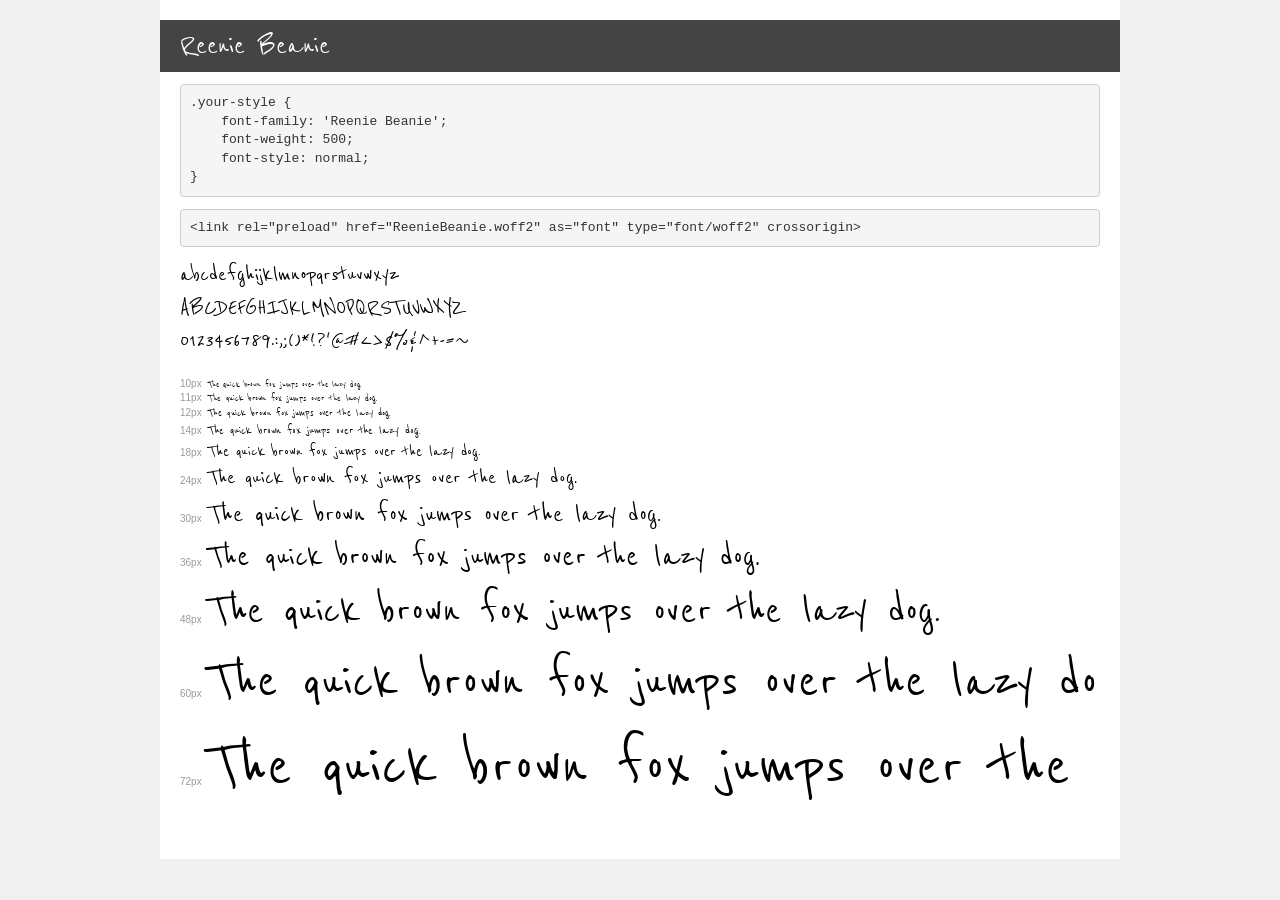
<file: font/손글씨_영문Reenie_Beanie/demo.html>
<!DOCTYPE html>
<html lang="en">
<head>
    <meta charset="utf-8">
    <meta http-equiv="X-UA-Compatible" content="IE=edge">
    <meta name="viewport" content="width=device-width, initial-scale=1">
    <meta name="robots" content="noindex, noarchive">
    <meta name="format-detection" content="telephone=no">
    <title>Transfonter demo</title>
    <link href="stylesheet.css" rel="stylesheet">
    <style>
        /*
        http://meyerweb.com/eric/tools/css/reset/
        v2.0 | 20110126
        License: none (public domain)
        */
        html, body, div, span, applet, object, iframe,
        h1, h2, h3, h4, h5, h6, p, blockquote, pre,
        a, abbr, acronym, address, big, cite, code,
        del, dfn, em, img, ins, kbd, q, s, samp,
        small, strike, strong, sub, sup, tt, var,
        b, u, i, center,
        dl, dt, dd, ol, ul, li,
        fieldset, form, label, legend,
        table, caption, tbody, tfoot, thead, tr, th, td,
        article, aside, canvas, details, embed,
        figure, figcaption, footer, header, hgroup,
        menu, nav, output, ruby, section, summary,
        time, mark, audio, video {
            margin: 0;
            padding: 0;
            border: 0;
            font-size: 100%;
            font: inherit;
            vertical-align: baseline;
        }
        /* HTML5 display-role reset for older browsers */
        article, aside, details, figcaption, figure,
        footer, header, hgroup, menu, nav, section {
            display: block;
        }
        body {
            line-height: 1;
        }
        ol, ul {
            list-style: none;
        }
        blockquote, q {
            quotes: none;
        }
        blockquote:before, blockquote:after,
        q:before, q:after {
            content: '';
            content: none;
        }
        table {
            border-collapse: collapse;
            border-spacing: 0;
        }
        /* demo styles */
        body {
            background: #f0f0f0;
            color: #000;
        }
        .page {
            background: #fff;
            width: 920px;
            margin: 0 auto;
            padding: 20px 20px 0 20px;
            overflow: hidden;
        }
        .font-container {
            overflow-x: auto;
            overflow-y: hidden;
            margin-bottom: 40px;
            line-height: 1.3;
            white-space: nowrap;
            padding-bottom: 5px;
        }
        h1 {
            position: relative;
            background: #444;
            font-size: 32px;
            color: #fff;
            padding: 10px 20px;
            margin: 0 -20px 12px -20px;
        }
        .letters {
            font-size: 25px;
            margin-bottom: 20px;
        }
        .s10:before {
            content: '10px';
        }
        .s11:before {
            content: '11px';
        }
        .s12:before {
            content: '12px';
        }
        .s14:before {
            content: '14px';
        }
        .s18:before {
            content: '18px';
        }
        .s24:before {
            content: '24px';
        }
        .s30:before {
            content: '30px';
        }
        .s36:before {
            content: '36px';
        }
        .s48:before {
            content: '48px';
        }
        .s60:before {
            content: '60px';
        }
        .s72:before {
            content: '72px';
        }
        .s10:before, .s11:before, .s12:before, .s14:before,
        .s18:before, .s24:before, .s30:before, .s36:before,
        .s48:before, .s60:before, .s72:before {
            font-family: Arial, sans-serif;
            font-size: 10px;
            font-weight: normal;
            font-style: normal;
            color: #999;
            padding-right: 6px;
        }
        pre {
            display: block;
            padding: 9px;
            margin: 0 0 12px;
            font-family: Monaco, Menlo, Consolas, "Courier New", monospace;
            font-size: 13px;
            line-height: 1.428571429;
            color: #333;
            font-weight: normal;
            font-style: normal;
            background-color: #f5f5f5;
            border: 1px solid #ccc;
            overflow-x: auto;
            border-radius: 4px;
        }
        /* responsive */
        @media (max-width: 959px) {
            .page {
                width: auto;
                margin: 0;
            }
        }
    </style>
</head>
<body>
<div class="page">
    <div class="demo">
        <h1 style="font-family: 'Reenie Beanie'; font-weight: 500; font-style: normal;">Reenie Beanie</h1>
        <pre title="Usage">.your-style {
    font-family: 'Reenie Beanie';
    font-weight: 500;
    font-style: normal;
}</pre>
        <pre title="Preload (optional)">
&lt;link rel=&quot;preload&quot; href=&quot;ReenieBeanie.woff2&quot; as=&quot;font&quot; type=&quot;font/woff2&quot; crossorigin&gt;</pre>
        <div class="font-container" style="font-family: 'Reenie Beanie'; font-weight: 500; font-style: normal;">
            <p class="letters">
                abcdefghijklmnopqrstuvwxyz<br>
ABCDEFGHIJKLMNOPQRSTUVWXYZ<br>
                0123456789.:,;()*!?'@#&lt;&gt;$%&^+-=~
            </p>
            <p class="s10" style="font-size: 10px;">The quick brown fox jumps over the lazy dog.</p>
            <p class="s11" style="font-size: 11px;">The quick brown fox jumps over the lazy dog.</p>
            <p class="s12" style="font-size: 12px;">The quick brown fox jumps over the lazy dog.</p>
            <p class="s14" style="font-size: 14px;">The quick brown fox jumps over the lazy dog.</p>
            <p class="s18" style="font-size: 18px;">The quick brown fox jumps over the lazy dog.</p>
            <p class="s24" style="font-size: 24px;">The quick brown fox jumps over the lazy dog.</p>
            <p class="s30" style="font-size: 30px;">The quick brown fox jumps over the lazy dog.</p>
            <p class="s36" style="font-size: 36px;">The quick brown fox jumps over the lazy dog.</p>
            <p class="s48" style="font-size: 48px;">The quick brown fox jumps over the lazy dog.</p>
            <p class="s60" style="font-size: 60px;">The quick brown fox jumps over the lazy dog.</p>
            <p class="s72" style="font-size: 72px;">The quick brown fox jumps over the lazy dog.</p>
        </div>
    </div>

</div>
</body>
</html>
</file>
<file: font/Montserrat/stylesheet.css>
@font-face {
    font-family: 'Montserrat';
    src: url('Montserrat-ThinItalic.eot');
    src: url('Montserrat-ThinItalic.eot?#iefix') format('embedded-opentype'),
        url('Montserrat-ThinItalic.woff2') format('woff2'),
        url('Montserrat-ThinItalic.woff') format('woff');
    font-weight: 100;
    font-style: italic;
    font-display: swap;
}

@font-face {
    font-family: 'Montserrat';
    src: url('Montserrat-Thin.eot');
    src: url('Montserrat-Thin.eot?#iefix') format('embedded-opentype'),
        url('Montserrat-Thin.woff2') format('woff2'),
        url('Montserrat-Thin.woff') format('woff');
    font-weight: 100;
    font-style: normal;
    font-display: swap;
}

@font-face {
    font-family: 'Montserrat';
    src: url('Montserrat-Black.eot');
    src: url('Montserrat-Black.eot?#iefix') format('embedded-opentype'),
        url('Montserrat-Black.woff2') format('woff2'),
        url('Montserrat-Black.woff') format('woff');
    font-weight: 900;
    font-style: normal;
    font-display: swap;
}

@font-face {
    font-family: 'Montserrat';
    src: url('Montserrat-BlackItalic.eot');
    src: url('Montserrat-BlackItalic.eot?#iefix') format('embedded-opentype'),
        url('Montserrat-BlackItalic.woff2') format('woff2'),
        url('Montserrat-BlackItalic.woff') format('woff');
    font-weight: 900;
    font-style: italic;
    font-display: swap;
}

@font-face {
    font-family: 'Montserrat';
    src: url('Montserrat-Bold.eot');
    src: url('Montserrat-Bold.eot?#iefix') format('embedded-opentype'),
        url('Montserrat-Bold.woff2') format('woff2'),
        url('Montserrat-Bold.woff') format('woff');
    font-weight: bold;
    font-style: normal;
    font-display: swap;
}

@font-face {
    font-family: 'Montserrat';
    src: url('Montserrat-BoldItalic.eot');
    src: url('Montserrat-BoldItalic.eot?#iefix') format('embedded-opentype'),
        url('Montserrat-BoldItalic.woff2') format('woff2'),
        url('Montserrat-BoldItalic.woff') format('woff');
    font-weight: bold;
    font-style: italic;
    font-display: swap;
}

@font-face {
    font-family: 'Montserrat';
    src: url('Montserrat-ExtraBold.eot');
    src: url('Montserrat-ExtraBold.eot?#iefix') format('embedded-opentype'),
        url('Montserrat-ExtraBold.woff2') format('woff2'),
        url('Montserrat-ExtraBold.woff') format('woff');
    font-weight: bold;
    font-style: normal;
    font-display: swap;
}

@font-face {
    font-family: 'Montserrat';
    src: url('Montserrat-ExtraBoldItalic.eot');
    src: url('Montserrat-ExtraBoldItalic.eot?#iefix') format('embedded-opentype'),
        url('Montserrat-ExtraBoldItalic.woff2') format('woff2'),
        url('Montserrat-ExtraBoldItalic.woff') format('woff');
    font-weight: bold;
    font-style: italic;
    font-display: swap;
}

@font-face {
    font-family: 'Montserrat';
    src: url('Montserrat-ExtraLight.eot');
    src: url('Montserrat-ExtraLight.eot?#iefix') format('embedded-opentype'),
        url('Montserrat-ExtraLight.woff2') format('woff2'),
        url('Montserrat-ExtraLight.woff') format('woff');
    font-weight: 200;
    font-style: normal;
    font-display: swap;
}

@font-face {
    font-family: 'Montserrat';
    src: url('Montserrat-ExtraLightItalic.eot');
    src: url('Montserrat-ExtraLightItalic.eot?#iefix') format('embedded-opentype'),
        url('Montserrat-ExtraLightItalic.woff2') format('woff2'),
        url('Montserrat-ExtraLightItalic.woff') format('woff');
    font-weight: 200;
    font-style: italic;
    font-display: swap;
}

@font-face {
    font-family: 'Montserrat';
    src: url('Montserrat-Italic.eot');
    src: url('Montserrat-Italic.eot?#iefix') format('embedded-opentype'),
        url('Montserrat-Italic.woff2') format('woff2'),
        url('Montserrat-Italic.woff') format('woff');
    font-weight: normal;
    font-style: italic;
    font-display: swap;
}

@font-face {
    font-family: 'Montserrat';
    src: url('Montserrat-Light.eot');
    src: url('Montserrat-Light.eot?#iefix') format('embedded-opentype'),
        url('Montserrat-Light.woff2') format('woff2'),
        url('Montserrat-Light.woff') format('woff');
    font-weight: 300;
    font-style: normal;
    font-display: swap;
}

@font-face {
    font-family: 'Montserrat';
    src: url('Montserrat-Medium.eot');
    src: url('Montserrat-Medium.eot?#iefix') format('embedded-opentype'),
        url('Montserrat-Medium.woff2') format('woff2'),
        url('Montserrat-Medium.woff') format('woff');
    font-weight: 500;
    font-style: normal;
    font-display: swap;
}

@font-face {
    font-family: 'Montserrat';
    src: url('Montserrat-LightItalic.eot');
    src: url('Montserrat-LightItalic.eot?#iefix') format('embedded-opentype'),
        url('Montserrat-LightItalic.woff2') format('woff2'),
        url('Montserrat-LightItalic.woff') format('woff');
    font-weight: 300;
    font-style: italic;
    font-display: swap;
}

@font-face {
    font-family: 'Montserrat';
    src: url('Montserrat-Regular.eot');
    src: url('Montserrat-Regular.eot?#iefix') format('embedded-opentype'),
        url('Montserrat-Regular.woff2') format('woff2'),
        url('Montserrat-Regular.woff') format('woff');
    font-weight: normal;
    font-style: normal;
    font-display: swap;
}

@font-face {
    font-family: 'Montserrat';
    src: url('Montserrat-SemiBold.eot');
    src: url('Montserrat-SemiBold.eot?#iefix') format('embedded-opentype'),
        url('Montserrat-SemiBold.woff2') format('woff2'),
        url('Montserrat-SemiBold.woff') format('woff');
    font-weight: 600;
    font-style: normal;
    font-display: swap;
}

@font-face {
    font-family: 'Montserrat';
    src: url('Montserrat-MediumItalic.eot');
    src: url('Montserrat-MediumItalic.eot?#iefix') format('embedded-opentype'),
        url('Montserrat-MediumItalic.woff2') format('woff2'),
        url('Montserrat-MediumItalic.woff') format('woff');
    font-weight: 500;
    font-style: italic;
    font-display: swap;
}

@font-face {
    font-family: 'Montserrat';
    src: url('Montserrat-Thin.eot');
    src: url('Montserrat-Thin.eot?#iefix') format('embedded-opentype'),
        url('Montserrat-Thin.woff2') format('woff2'),
        url('Montserrat-Thin.woff') format('woff');
    font-weight: 100;
    font-style: normal;
    font-display: swap;
}

@font-face {
    font-family: 'Montserrat';
    src: url('Montserrat-SemiBoldItalic.eot');
    src: url('Montserrat-SemiBoldItalic.eot?#iefix') format('embedded-opentype'),
        url('Montserrat-SemiBoldItalic.woff2') format('woff2'),
        url('Montserrat-SemiBoldItalic.woff') format('woff');
    font-weight: 600;
    font-style: italic;
    font-display: swap;
}

@font-face {
    font-family: 'Montserrat';
    src: url('Montserrat-ThinItalic.eot');
    src: url('Montserrat-ThinItalic.eot?#iefix') format('embedded-opentype'),
        url('Montserrat-ThinItalic.woff2') format('woff2'),
        url('Montserrat-ThinItalic.woff') format('woff');
    font-weight: 100;
    font-style: italic;
    font-display: swap;
}
</file>
<file: font/손글씨_국문_교보2021/stylesheet.css>
@font-face {
    font-family: 'Kyobo Handwriting 2021 sjy';
    src: url('KyoboHandwriting2021sjy.eot');
    src: url('KyoboHandwriting2021sjy.eot?#iefix') format('embedded-opentype'),
        url('KyoboHandwriting2021sjy.woff2') format('woff2'),
        url('KyoboHandwriting2021sjy.woff') format('woff');
    font-weight: normal;
    font-style: normal;
    font-display: swap;
}
</file>
<file: font/손글씨_영문Reenie_Beanie/stylesheet.css>
@font-face {
    font-family: 'Reenie Beanie';
    src: url('ReenieBeanie.eot');
    src: url('ReenieBeanie.eot?#iefix') format('embedded-opentype'),
        url('ReenieBeanie.woff2') format('woff2'),
        url('ReenieBeanie.woff') format('woff');
    font-weight: 500;
    font-style: normal;
    font-display: swap;
}
</file>
